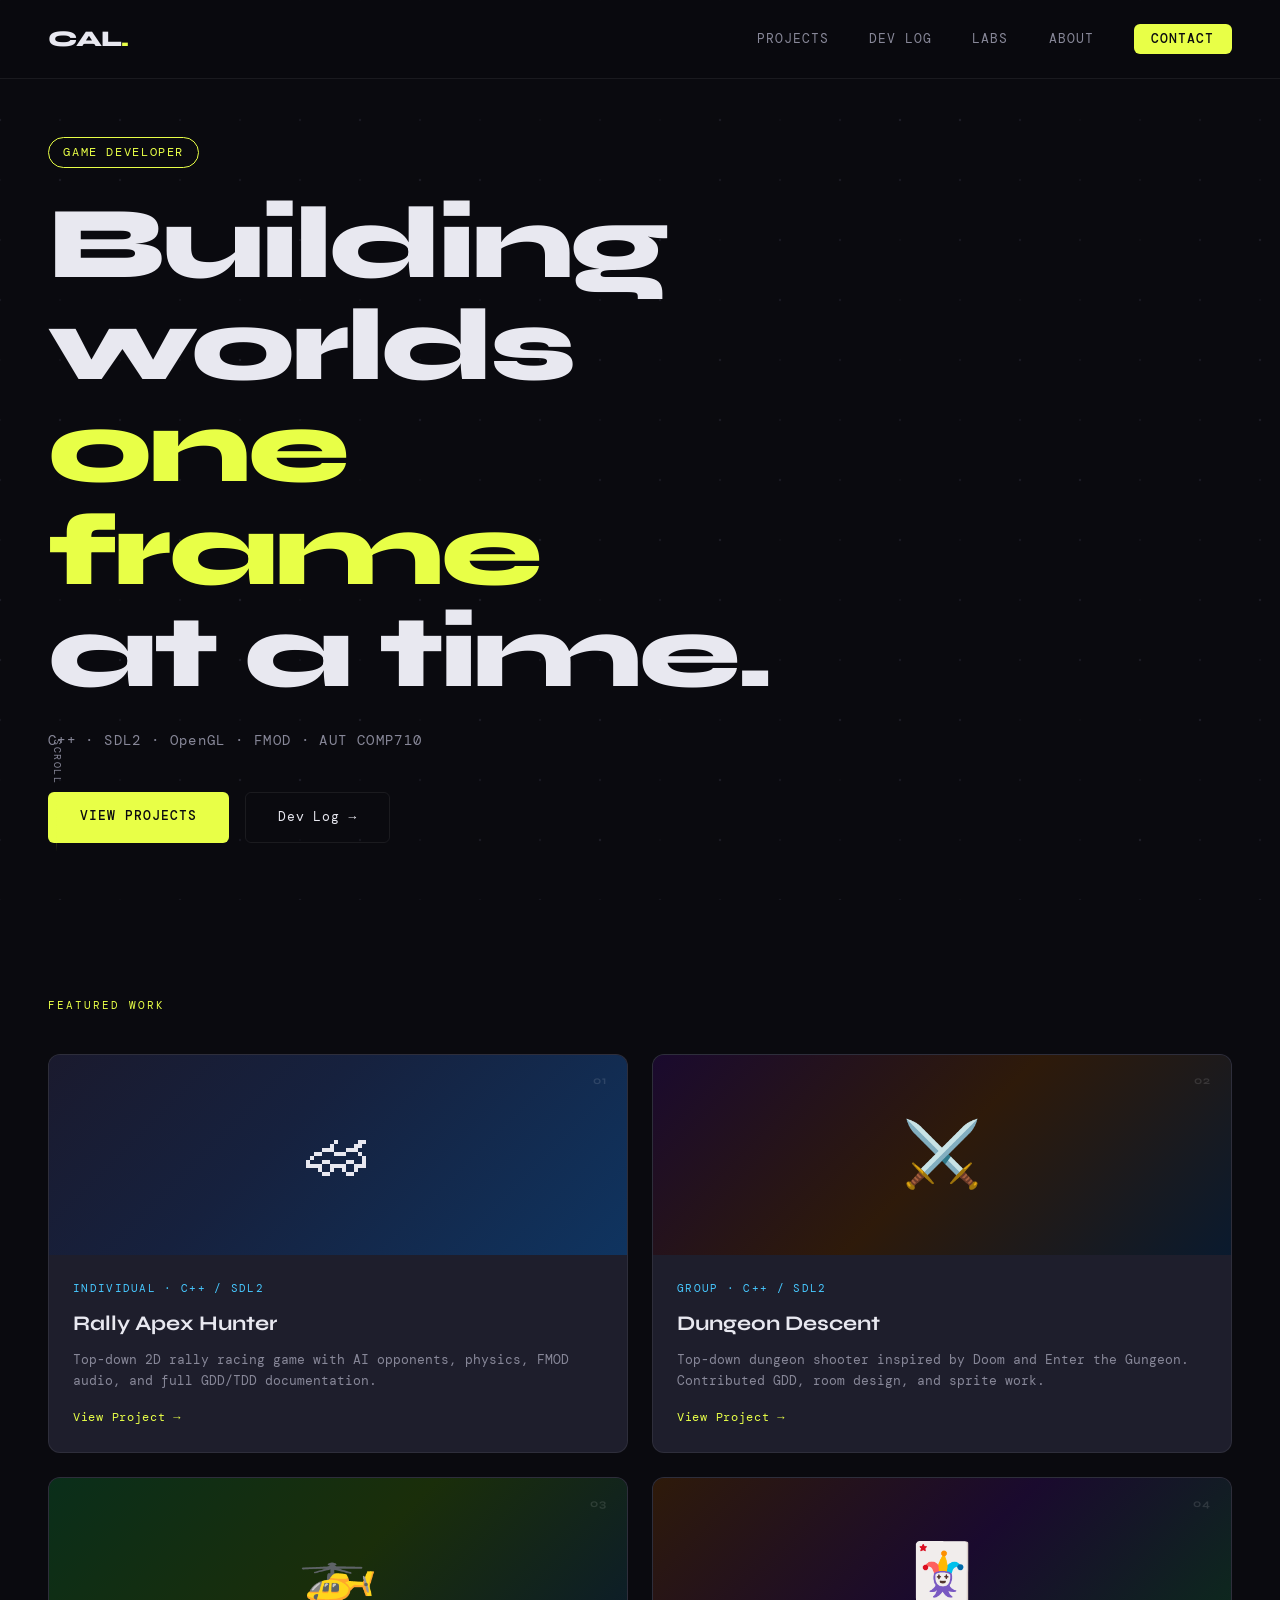
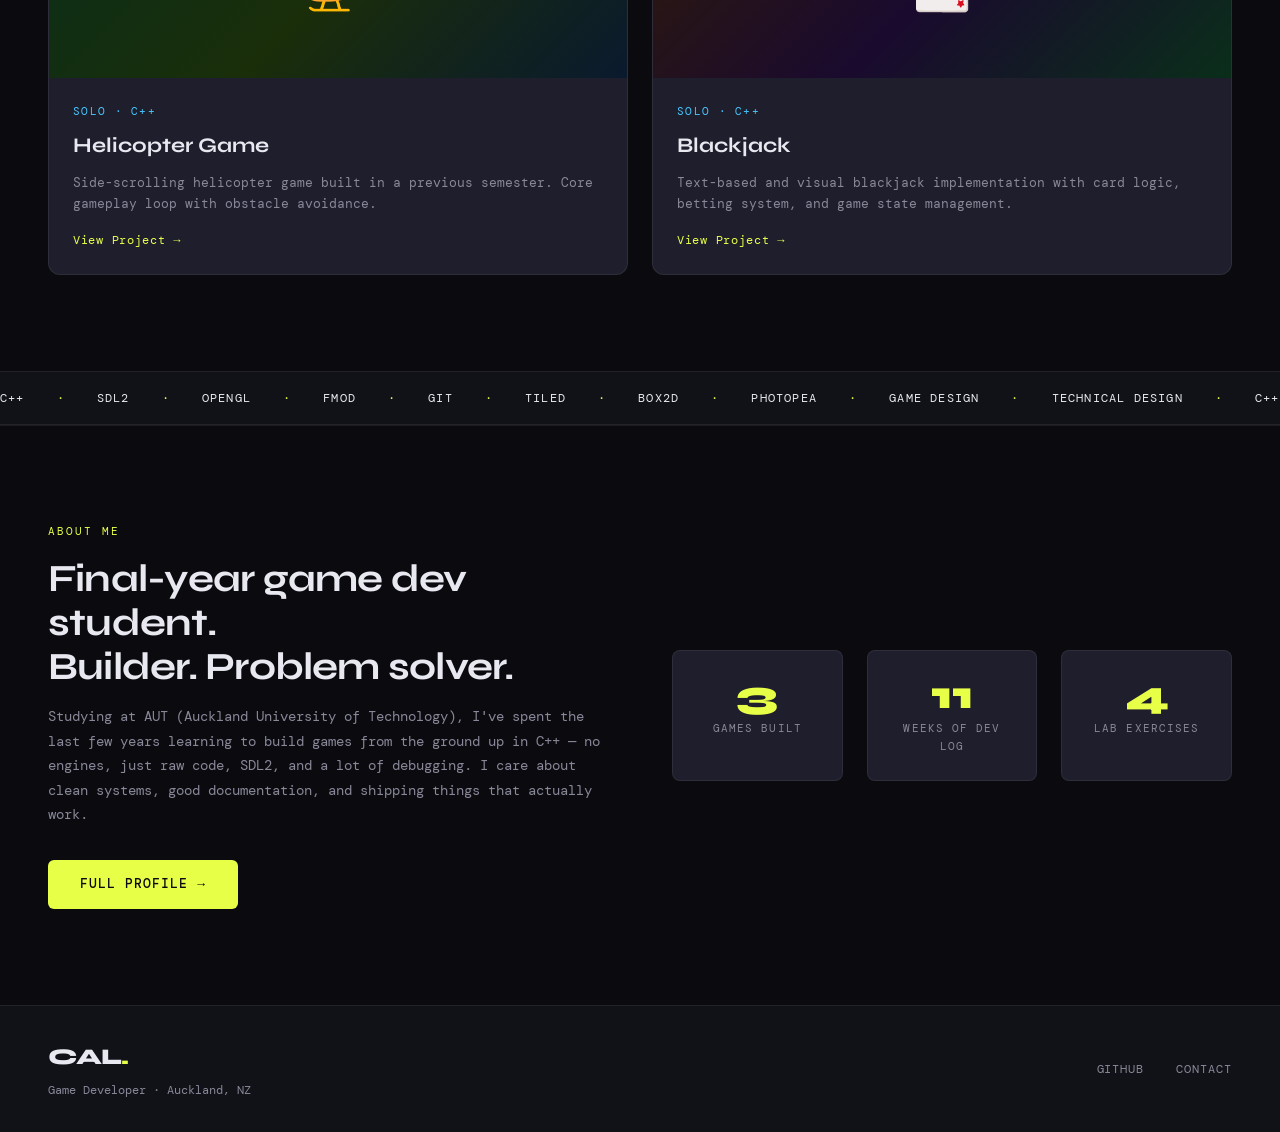
<file: index.html>
<!DOCTYPE html>
<html lang="en">
<head>
  <meta charset="UTF-8" />
  <meta name="viewport" content="width=device-width, initial-scale=1.0" />
  <title>Callum | Game Developer</title>
  <link rel="stylesheet" href="css/main.css" />
  <link rel="preconnect" href="https://fonts.googleapis.com">
  <link href="https://fonts.googleapis.com/css2?family=Syne:wght@400;600;700;800&family=DM+Mono:ital,wght@0,300;0,400;1,300&display=swap" rel="stylesheet">
</head>
<body>

  <!-- NAV -->
  <nav class="nav" id="nav">
    <a href="index.html" class="nav-logo">CAL<span>.</span></a>
    <ul class="nav-links">
      <li><a href="pages/projects.html">Projects</a></li>
      <li><a href="pages/devlog.html">Dev Log</a></li>
      <li><a href="pages/labs.html">Labs</a></li>
      <li><a href="pages/about.html">About</a></li>
      <li><a href="pages/contact.html" class="nav-cta">Contact</a></li>
    </ul>
    <button class="nav-burger" id="burger" aria-label="Menu">
      <span></span><span></span><span></span>
    </button>
  </nav>

  <!-- HERO -->
  <section class="hero">
    <div class="hero-bg">
      <canvas id="grid-canvas"></canvas>
    </div>
    <div class="hero-content">
      <div class="hero-tag reveal-up" style="--d:0ms">Game Developer</div>
      <h1 class="hero-title reveal-up" style="--d:100ms">
        Building worlds<br><span class="accent">one frame</span><br>at a time.
      </h1>
      <p class="hero-sub reveal-up" style="--d:200ms">
        C++ · SDL2 · OpenGL · FMOD · AUT COMP710
      </p>
      <div class="hero-actions reveal-up" style="--d:300ms">
        <a href="pages/projects.html" class="btn-primary">View Projects</a>
        <a href="pages/devlog.html" class="btn-ghost">Dev Log →</a>
      </div>
    </div>
    <div class="hero-scroll reveal-up" style="--d:500ms">
      <span>scroll</span>
      <div class="scroll-line"></div>
    </div>
  </section>

  <!-- FEATURED PROJECTS STRIP -->
  <section class="featured">
    <div class="section-label">Featured Work</div>
    <div class="projects-grid">

      <a href="pages/projects.html#rally" class="project-card" data-index="01">
        <div class="card-img">
          <div class="card-img-placeholder racing"></div>
        </div>
        <div class="card-info">
          <span class="card-tag">Individual · C++ / SDL2</span>
          <h3>Rally Apex Hunter</h3>
          <p>Top-down 2D rally racing game with AI opponents, physics, FMOD audio, and full GDD/TDD documentation.</p>
          <span class="card-link">View Project →</span>
        </div>
      </a>

      <a href="pages/projects.html#cryptfire" class="project-card" data-index="02">
        <div class="card-img">
          <div class="card-img-placeholder dungeon"></div>
        </div>
        <div class="card-info">
          <span class="card-tag">Group · C++ / SDL2</span>
          <h3>Dungeon Descent</h3>
          <p>Top-down dungeon shooter inspired by Doom and Enter the Gungeon. Contributed GDD, room design, and sprite work.</p>
          <span class="card-link">View Project →</span>
        </div>
      </a>

      <a href="pages/projects.html#helicopter" class="project-card" data-index="03">
        <div class="card-img">
          <div class="card-img-placeholder heli"></div>
        </div>
        <div class="card-info">
          <span class="card-tag">Solo · C++</span>
          <h3>Helicopter Game</h3>
          <p>Side-scrolling helicopter game built in a previous semester. Core gameplay loop with obstacle avoidance.</p>
          <span class="card-link">View Project →</span>
        </div>
      </a>

      <a href="pages/projects.html#blackjack" class="project-card" data-index="04">
        <div class="card-img">
          <div class="card-img-placeholder cards"></div>
        </div>
        <div class="card-info">
          <span class="card-tag">Solo · C++</span>
          <h3>Blackjack</h3>
          <p>Text-based and visual blackjack implementation with card logic, betting system, and game state management.</p>
          <span class="card-link">View Project →</span>
        </div>
      </a>

    </div>
  </section>

  <!-- SKILLS TICKER -->
  <div class="ticker-wrap">
    <div class="ticker">
      <span>C++</span><span>·</span>
      <span>SDL2</span><span>·</span>
      <span>OpenGL</span><span>·</span>
      <span>FMOD</span><span>·</span>
      <span>Git</span><span>·</span>
      <span>Tiled</span><span>·</span>
      <span>Box2D</span><span>·</span>
      <span>Photopea</span><span>·</span>
      <span>Game Design</span><span>·</span>
      <span>Technical Design</span><span>·</span>
      <span>C++</span><span>·</span>
      <span>SDL2</span><span>·</span>
      <span>OpenGL</span><span>·</span>
      <span>FMOD</span><span>·</span>
      <span>Git</span><span>·</span>
      <span>Tiled</span><span>·</span>
      <span>Box2D</span><span>·</span>
      <span>Photopea</span><span>·</span>
      <span>Game Design</span><span>·</span>
      <span>Technical Design</span><span>·</span>
    </div>
  </div>

  <!-- ABOUT STRIP -->
  <section class="about-strip">
    <div class="about-strip-text">
      <div class="section-label">About Me</div>
      <h2>Final-year game dev student.<br>Builder. Problem solver.</h2>
      <p>Studying at AUT (Auckland University of Technology), I've spent the last few years learning to build games from the ground up in C++ — no engines, just raw code, SDL2, and a lot of debugging. I care about clean systems, good documentation, and shipping things that actually work.</p>
      <a href="pages/about.html" class="btn-primary">Full Profile →</a>
    </div>
    <div class="about-strip-stats">
      <div class="stat"><span class="stat-num" data-target="4">0</span><span class="stat-label">Games Built</span></div>
      <div class="stat"><span class="stat-num" data-target="13">0</span><span class="stat-label">Weeks of Dev Log</span></div>
      <div class="stat"><span class="stat-num" data-target="5">0</span><span class="stat-label">Lab Exercises</span></div>
    </div>
  </section>

  <!-- FOOTER -->
  <footer class="footer">
    <div class="footer-left">
      <span class="nav-logo">CAL<span>.</span></span>
      <p>Game Developer · Auckland, NZ</p>
    </div>
    <div class="footer-right">
      <a href="https://github.com/CalCode110/Callum_Portfolio" target="_blank">GitHub</a>
      <a href="pages/contact.html">Contact</a>
    </div>
  </footer>

  <script src="js/main.js"></script>
</body>
</html>
</file>
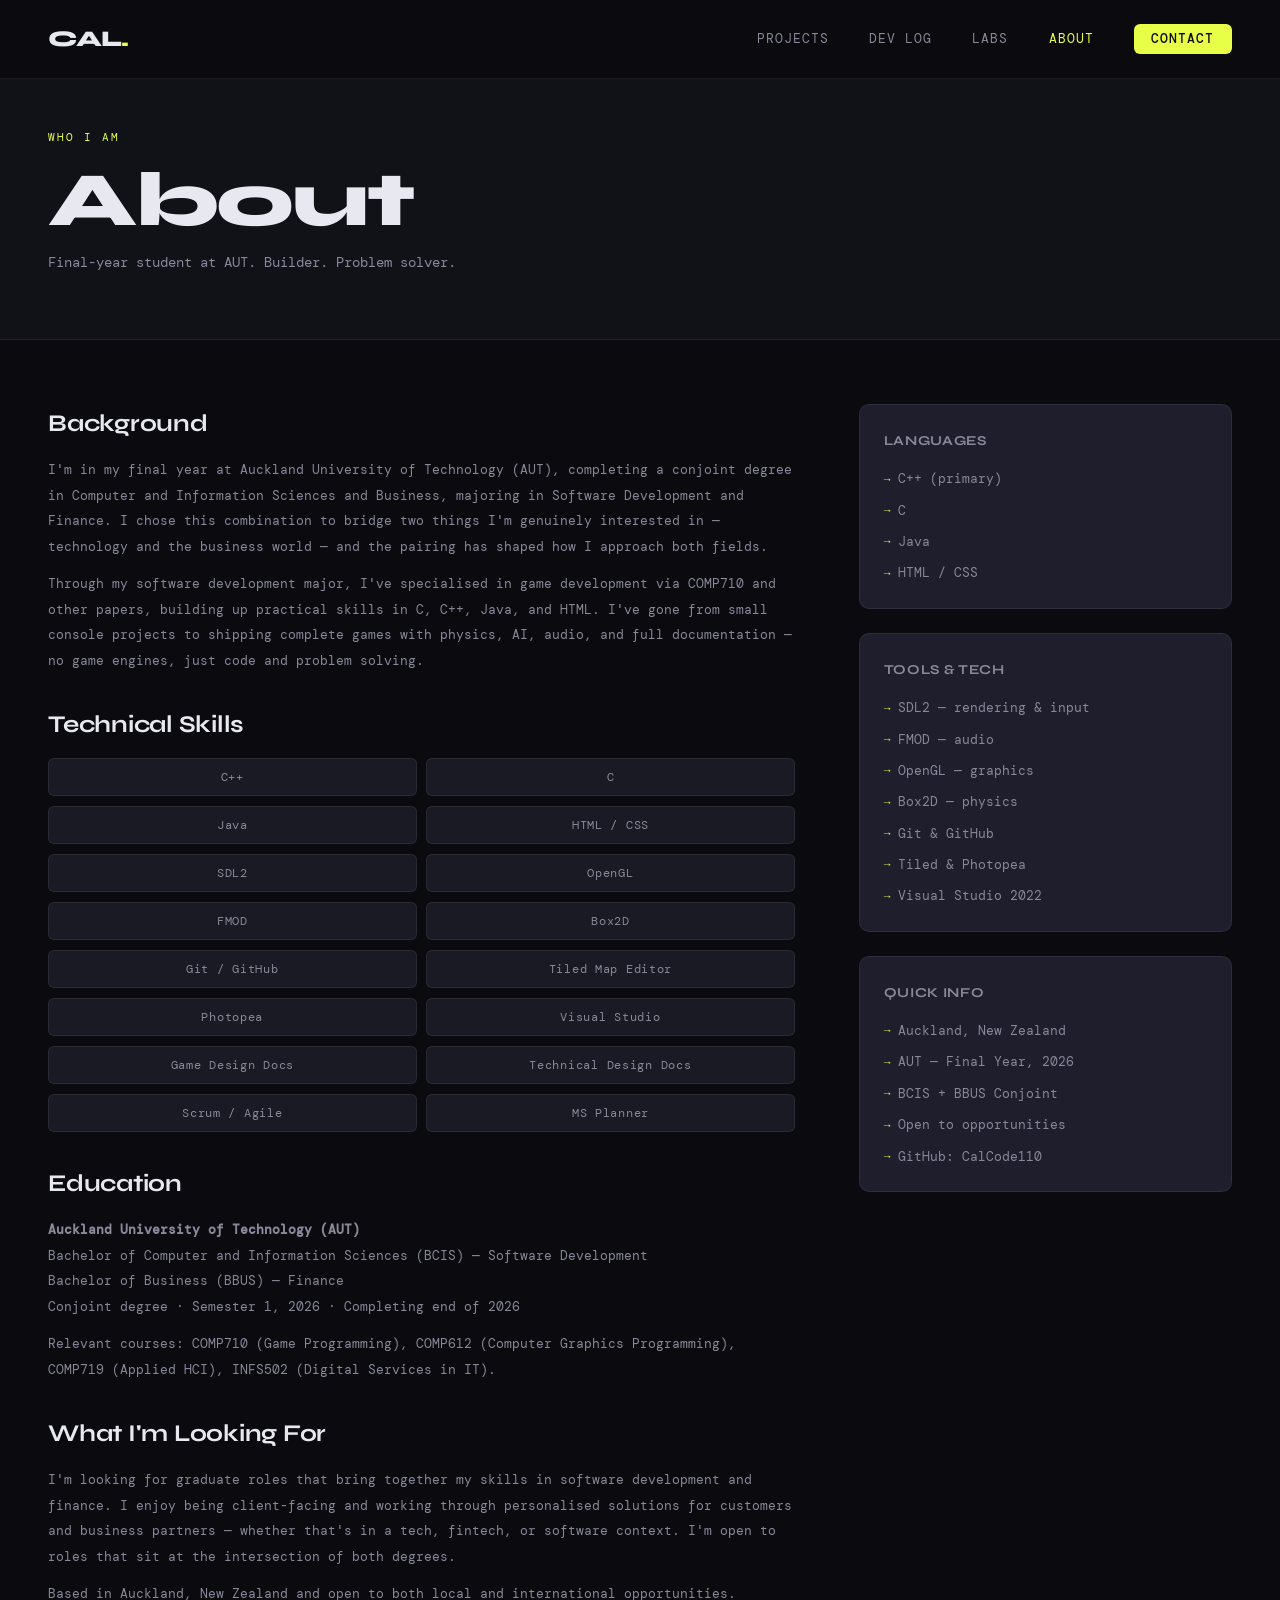
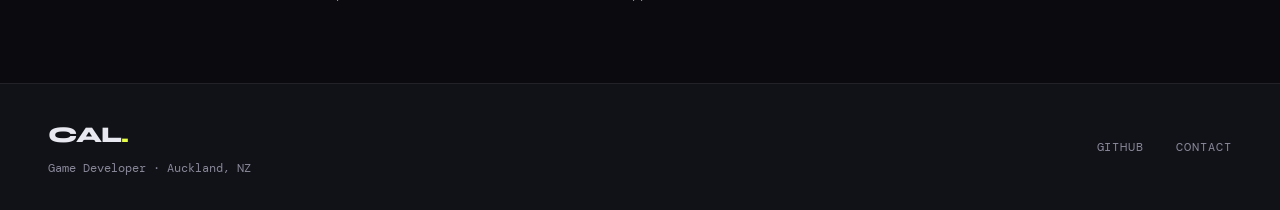
<file: pages/about.html>
<!DOCTYPE html>
<html lang="en">
<head>
  <meta charset="UTF-8" />
  <meta name="viewport" content="width=device-width, initial-scale=1.0" />
  <title>About | Callum</title>
  <link rel="stylesheet" href="../css/main.css" />
  <link rel="preconnect" href="https://fonts.googleapis.com">
  <link href="https://fonts.googleapis.com/css2?family=Syne:wght@400;600;700;800&family=DM+Mono:ital,wght@0,300;0,400;1,300&display=swap" rel="stylesheet">
</head>
<body>

  <nav class="nav" id="nav">
    <a href="../index.html" class="nav-logo">CAL<span>.</span></a>
    <ul class="nav-links">
      <li><a href="projects.html">Projects</a></li>
      <li><a href="devlog.html">Dev Log</a></li>
      <li><a href="labs.html">Labs</a></li>
      <li><a href="about.html">About</a></li>
      <li><a href="contact.html" class="nav-cta">Contact</a></li>
    </ul>
    <button class="nav-burger" id="burger" aria-label="Menu">
      <span></span><span></span><span></span>
    </button>
  </nav>

  <div class="page-header">
    <div class="section-label">Who I Am</div>
    <h1>About</h1>
    <p>Final-year student at AUT. Builder. Problem solver.</p>
  </div>

  <section class="about-page">
    <div class="about-main">

      <h2>Background</h2>
      <p>
        I'm in my final year at Auckland University of Technology (AUT), completing a conjoint degree in Computer and Information Sciences and Business, majoring in Software Development and Finance. I chose this combination to bridge two things I'm genuinely interested in — technology and the business world — and the pairing has shaped how I approach both fields.
      </p>
      <p>
        Through my software development major, I've specialised in game development via COMP710 and other papers, building up practical skills in C, C++, Java, and HTML. I've gone from small console projects to shipping complete games with physics, AI, audio, and full documentation — no game engines, just code and problem solving.
      </p>

      <h2>Technical Skills</h2>
      <div class="skills-grid">
        <span class="skill-pill">C++</span>
        <span class="skill-pill">C</span>
        <span class="skill-pill">Java</span>
        <span class="skill-pill">HTML / CSS</span>
        <span class="skill-pill">SDL2</span>
        <span class="skill-pill">OpenGL</span>
        <span class="skill-pill">FMOD</span>
        <span class="skill-pill">Box2D</span>
        <span class="skill-pill">Git / GitHub</span>
        <span class="skill-pill">Tiled Map Editor</span>
        <span class="skill-pill">Photopea</span>
        <span class="skill-pill">Visual Studio</span>
        <span class="skill-pill">Game Design Docs</span>
        <span class="skill-pill">Technical Design Docs</span>
        <span class="skill-pill">Scrum / Agile</span>
        <span class="skill-pill">MS Planner</span>
      </div>

      <h2>Education</h2>
      <p>
        <strong>Auckland University of Technology (AUT)</strong><br>
        Bachelor of Computer and Information Sciences (BCIS) — Software Development<br>
        Bachelor of Business (BBUS) — Finance<br>
        Conjoint degree · Semester 1, 2026 · Completing end of 2026
      </p>
      <p>
        Relevant courses: COMP710 (Game Programming), COMP612 (Computer Graphics Programming), COMP719 (Applied HCI), INFS502 (Digital Services in IT).
      </p>

      <h2>What I'm Looking For</h2>
      <p>
        I'm looking for graduate roles that bring together my skills in software development and finance. I enjoy being client-facing and working through personalised solutions for customers and business partners — whether that's in a tech, fintech, or software context. I'm open to roles that sit at the intersection of both degrees.
      </p>
      <p>
        Based in Auckland, New Zealand and open to both local and international opportunities.
      </p>

    </div>

    <div class="about-sidebar">

      <div class="sidebar-card">
        <h4>Languages</h4>
        <ul>
          <li>C++ (primary)</li>
          <li>C</li>
          <li>Java</li>
          <li>HTML / CSS</li>
        </ul>
      </div>

      <div class="sidebar-card">
        <h4>Tools & Tech</h4>
        <ul>
          <li>SDL2 — rendering & input</li>
          <li>FMOD — audio</li>
          <li>OpenGL — graphics</li>
          <li>Box2D — physics</li>
          <li>Git & GitHub</li>
          <li>Tiled & Photopea</li>
          <li>Visual Studio 2022</li>
        </ul>
      </div>

      <div class="sidebar-card">
        <h4>Quick Info</h4>
        <ul>
          <li>Auckland, New Zealand</li>
          <li>AUT — Final Year, 2026</li>
          <li>BCIS + BBUS Conjoint</li>
          <li>Open to opportunities</li>
          <li>GitHub: CalCode110</li>
        </ul>
      </div>

    </div>
  </section>

  <footer class="footer">
    <div class="footer-left">
      <span class="nav-logo">CAL<span>.</span></span>
      <p>Game Developer · Auckland, NZ</p>
    </div>
    <div class="footer-right">
      <a href="https://github.com/CalCode110/Callum_Portfolio" target="_blank">GitHub</a>
      <a href="contact.html">Contact</a>
    </div>
  </footer>

  <script src="../js/main.js"></script>
</body>
</html>
</file>
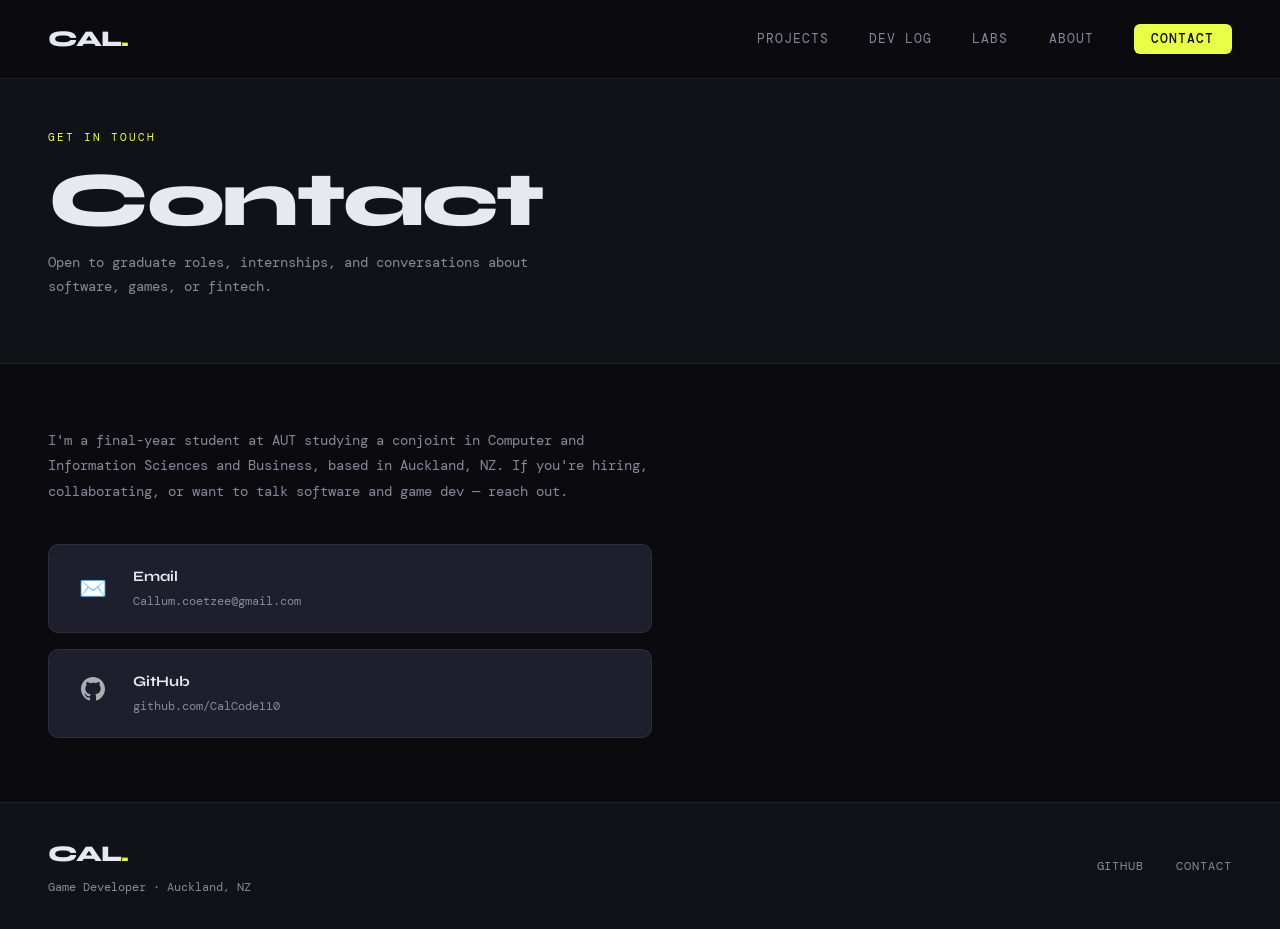
<file: pages/contact.html>
<!DOCTYPE html>
<html lang="en">
<head>
  <meta charset="UTF-8" />
  <meta name="viewport" content="width=device-width, initial-scale=1.0" />
  <title>Contact | Callum</title>
  <link rel="stylesheet" href="../css/main.css" />
  <link rel="preconnect" href="https://fonts.googleapis.com">
  <link href="https://fonts.googleapis.com/css2?family=Syne:wght@400;600;700;800&family=DM+Mono:ital,wght@0,300;0,400;1,300&display=swap" rel="stylesheet">
</head>
<body>

  <nav class="nav" id="nav">
    <a href="../index.html" class="nav-logo">CAL<span>.</span></a>
    <ul class="nav-links">
      <li><a href="projects.html">Projects</a></li>
      <li><a href="devlog.html">Dev Log</a></li>
      <li><a href="labs.html">Labs</a></li>
      <li><a href="about.html">About</a></li>
      <li><a href="contact.html" class="nav-cta">Contact</a></li>
    </ul>
    <button class="nav-burger" id="burger" aria-label="Menu">
      <span></span><span></span><span></span>
    </button>
  </nav>

  <div class="page-header">
    <div class="section-label">Get in Touch</div>
    <h1>Contact</h1>
    <p>Open to graduate roles, internships, and conversations about software, games, or fintech.</p>
  </div>

  <section class="contact-page">
    <p>
      I'm a final-year student at AUT studying a conjoint in Computer and Information Sciences and Business, based in Auckland, NZ. If you're hiring, collaborating, or want to talk software and game dev — reach out.
    </p>

    <div class="contact-links">

      <a href="mailto:Callum.coetzee@gmail.com" class="contact-link">
        <div class="contact-icon">✉️</div>
        <div class="contact-info">
          <h4>Email</h4>
          <p>Callum.coetzee@gmail.com</p>
        </div>
      </a>

      <a href="https://github.com/CalCode110" target="_blank" class="contact-link">
        <div class="contact-icon">
          <svg width="24" height="24" viewBox="0 0 24 24" fill="currentColor" style="opacity:0.7">
            <path d="M12 0C5.374 0 0 5.373 0 12c0 5.302 3.438 9.8 8.207 11.387.599.111.793-.261.793-.577v-2.234c-3.338.726-4.033-1.416-4.033-1.416-.546-1.387-1.333-1.756-1.333-1.756-1.089-.745.083-.729.083-.729 1.205.084 1.839 1.237 1.839 1.237 1.07 1.834 2.807 1.304 3.492.997.107-.775.418-1.305.762-1.604-2.665-.305-5.467-1.334-5.467-5.931 0-1.311.469-2.381 1.236-3.221-.124-.303-.535-1.524.117-3.176 0 0 1.008-.322 3.301 1.23A11.509 11.509 0 0112 5.803c1.02.005 2.047.138 3.006.404 2.291-1.552 3.297-1.23 3.297-1.23.653 1.653.242 2.874.118 3.176.77.84 1.235 1.911 1.235 3.221 0 4.609-2.807 5.624-5.479 5.921.43.372.823 1.102.823 2.222v3.293c0 .319.192.694.801.576C20.566 21.797 24 17.3 24 12c0-6.627-5.373-12-12-12z"/>
          </svg>
        </div>
        <div class="contact-info">
          <h4>GitHub</h4>
          <p>github.com/CalCode110</p>
        </div>
      </a>

    </div>
  </section>

  <footer class="footer">
    <div class="footer-left">
      <span class="nav-logo">CAL<span>.</span></span>
      <p>Game Developer · Auckland, NZ</p>
    </div>
    <div class="footer-right">
      <a href="https://github.com/CalCode110/Callum_Portfolio" target="_blank">GitHub</a>
      <a href="contact.html">Contact</a>
    </div>
  </footer>

  <script src="../js/main.js"></script>
</body>
</html>
</file>
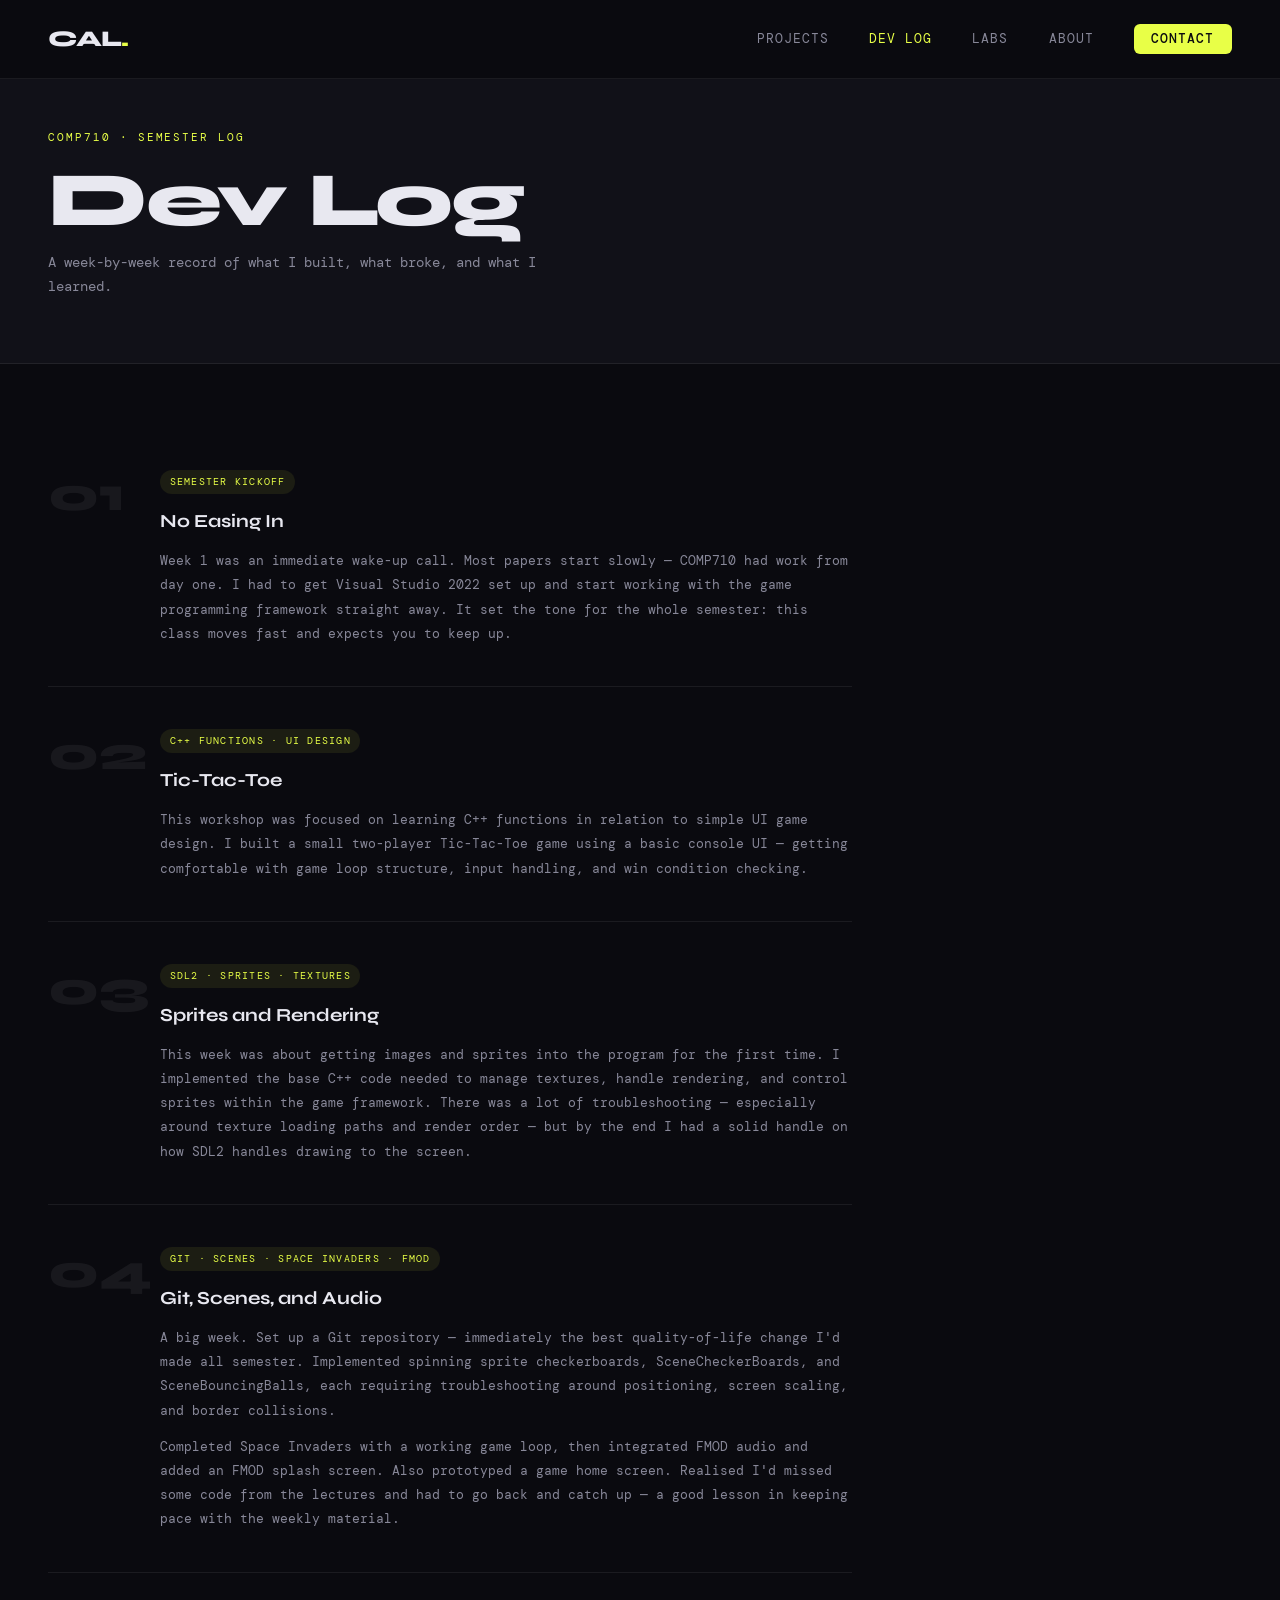
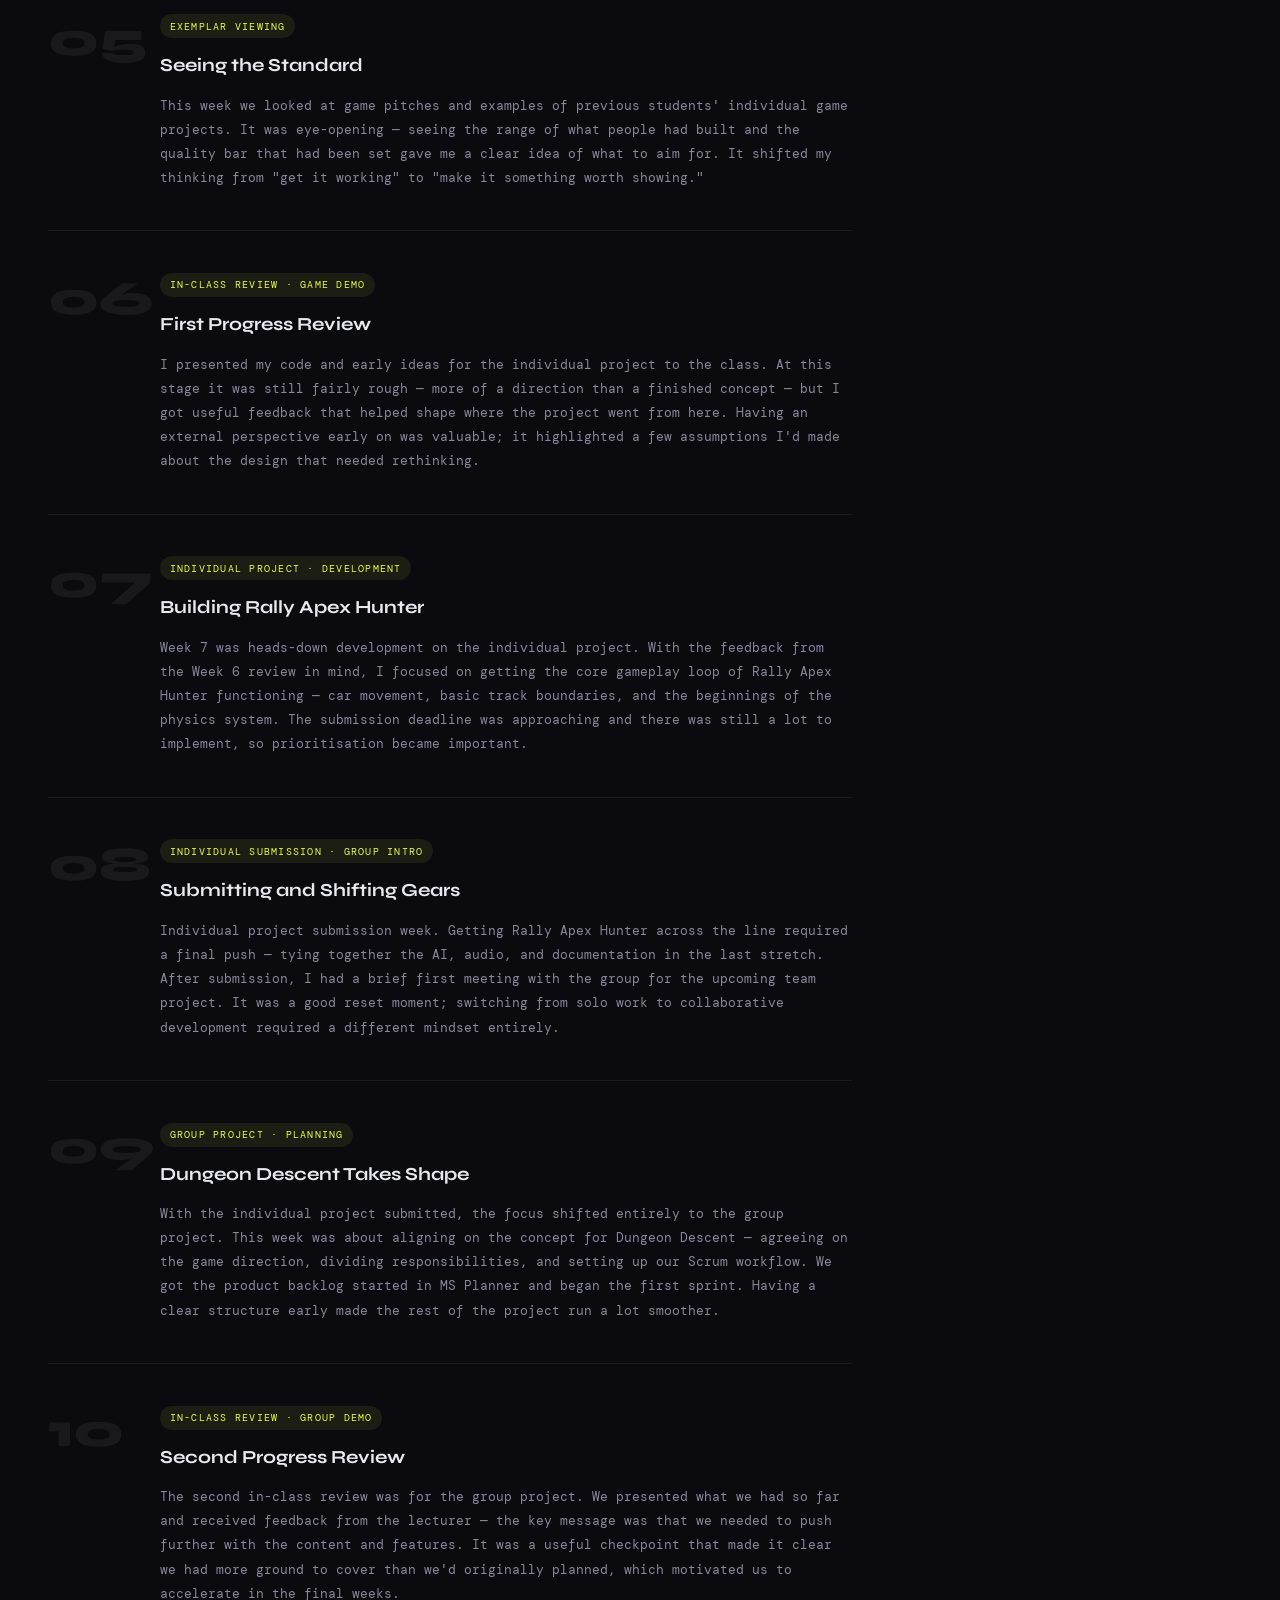
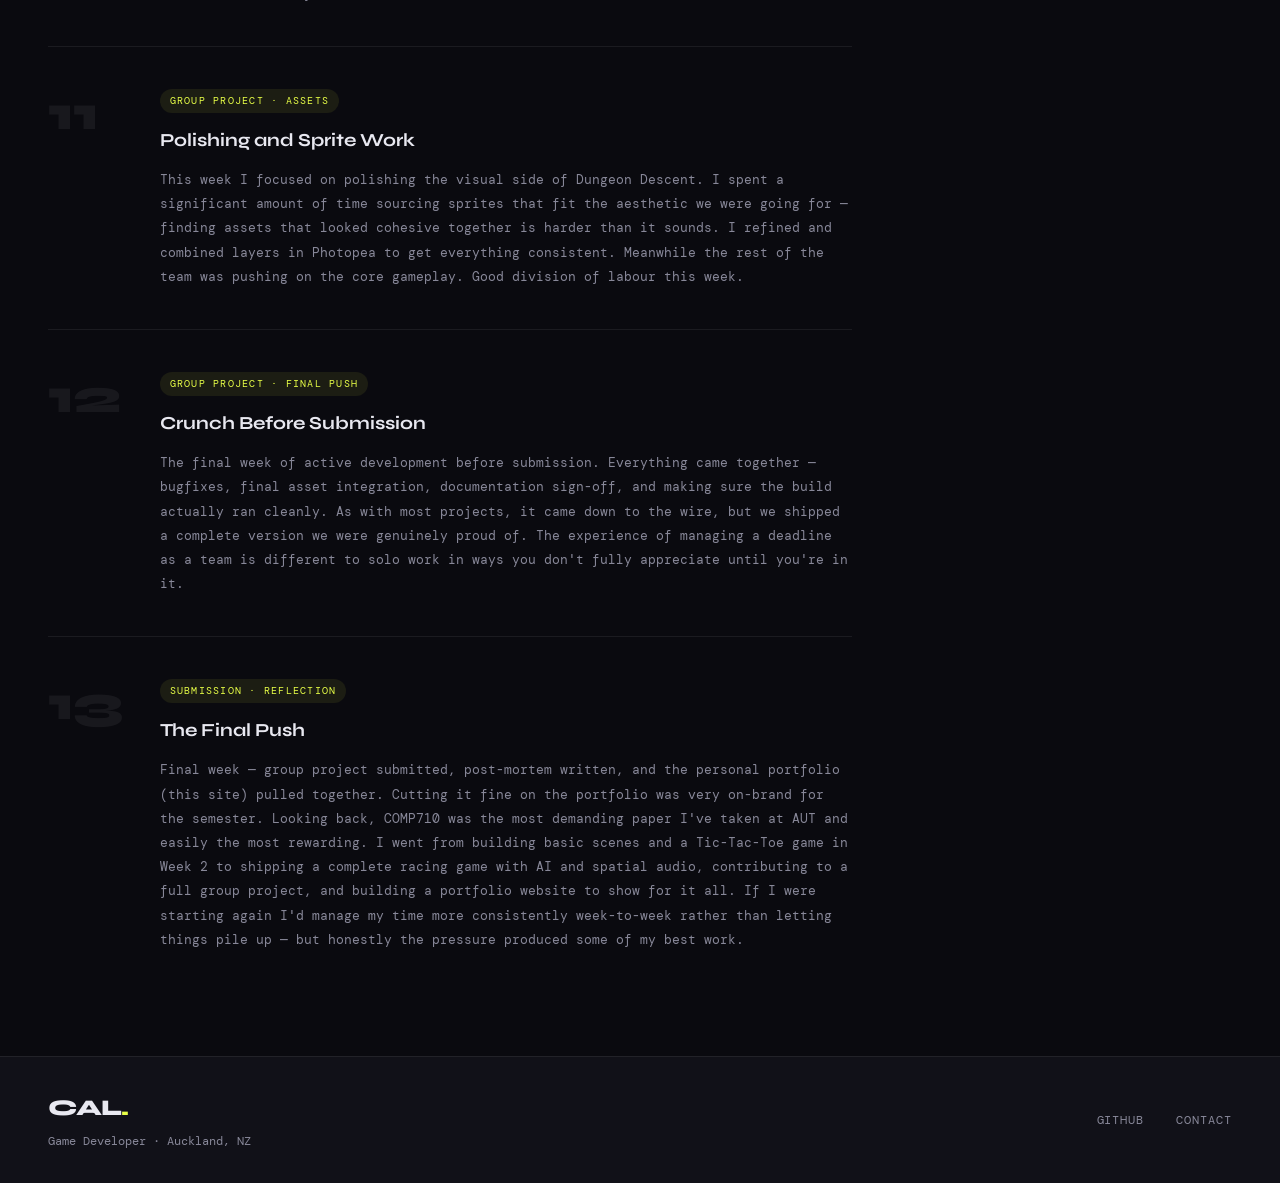
<file: pages/devlog.html>
<!DOCTYPE html>
<html lang="en">
<head>
  <meta charset="UTF-8" />
  <meta name="viewport" content="width=device-width, initial-scale=1.0" />
  <title>Dev Log | Callum</title>
  <link rel="stylesheet" href="../css/main.css" />
  <link rel="preconnect" href="https://fonts.googleapis.com">
  <link href="https://fonts.googleapis.com/css2?family=Syne:wght@400;600;700;800&family=DM+Mono:ital,wght@0,300;0,400;1,300&display=swap" rel="stylesheet">
</head>
<body>

  <nav class="nav" id="nav">
    <a href="../index.html" class="nav-logo">CAL<span>.</span></a>
    <ul class="nav-links">
      <li><a href="projects.html">Projects</a></li>
      <li><a href="devlog.html">Dev Log</a></li>
      <li><a href="labs.html">Labs</a></li>
      <li><a href="about.html">About</a></li>
      <li><a href="contact.html" class="nav-cta">Contact</a></li>
    </ul>
    <button class="nav-burger" id="burger" aria-label="Menu">
      <span></span><span></span><span></span>
    </button>
  </nav>

  <div class="page-header">
    <div class="section-label">COMP710 · Semester Log</div>
    <h1>Dev Log</h1>
    <p>A week-by-week record of what I built, what broke, and what I learned.</p>
  </div>

  <section class="devlog-page">

    <div class="week-entry">
      <div class="week-num">01</div>
      <div class="week-content">
        <span class="week-tag">Semester Kickoff</span>
        <h3>No Easing In</h3>
        <p>
          Week 1 was an immediate wake-up call. Most papers start slowly — COMP710 had work from day one. I had to get Visual Studio 2022 set up and start working with the game programming framework straight away. It set the tone for the whole semester: this class moves fast and expects you to keep up.
        </p>
      </div>
    </div>

    <div class="week-entry">
      <div class="week-num">02</div>
      <div class="week-content">
        <span class="week-tag">C++ Functions · UI Design</span>
        <h3>Tic-Tac-Toe</h3>
        <p>
          This workshop was focused on learning C++ functions in relation to simple UI game design. I built a small two-player Tic-Tac-Toe game using a basic console UI — getting comfortable with game loop structure, input handling, and win condition checking.
        </p>
      </div>
    </div>

    <div class="week-entry">
      <div class="week-num">03</div>
      <div class="week-content">
        <span class="week-tag">SDL2 · Sprites · Textures</span>
        <h3>Sprites and Rendering</h3>
        <p>
          This week was about getting images and sprites into the program for the first time. I implemented the base C++ code needed to manage textures, handle rendering, and control sprites within the game framework. There was a lot of troubleshooting — especially around texture loading paths and render order — but by the end I had a solid handle on how SDL2 handles drawing to the screen.
        </p>
      </div>
    </div>

    <div class="week-entry">
      <div class="week-num">04</div>
      <div class="week-content">
        <span class="week-tag">Git · Scenes · Space Invaders · FMOD</span>
        <h3>Git, Scenes, and Audio</h3>
        <p>
          A big week. Set up a Git repository — immediately the best quality-of-life change I'd made all semester. Implemented spinning sprite checkerboards, SceneCheckerBoards, and SceneBouncingBalls, each requiring troubleshooting around positioning, screen scaling, and border collisions.
        </p>
        <p>
          Completed Space Invaders with a working game loop, then integrated FMOD audio and added an FMOD splash screen. Also prototyped a game home screen. Realised I'd missed some code from the lectures and had to go back and catch up — a good lesson in keeping pace with the weekly material.
        </p>
      </div>
    </div>

    <div class="week-entry">
      <div class="week-num">05</div>
      <div class="week-content">
        <span class="week-tag">Exemplar Viewing</span>
        <h3>Seeing the Standard</h3>
        <p>
          This week we looked at game pitches and examples of previous students' individual game projects. It was eye-opening — seeing the range of what people had built and the quality bar that had been set gave me a clear idea of what to aim for. It shifted my thinking from "get it working" to "make it something worth showing."
        </p>
      </div>
    </div>

    <div class="week-entry">
      <div class="week-num">06</div>
      <div class="week-content">
        <span class="week-tag">In-Class Review · Game Demo</span>
        <h3>First Progress Review</h3>
        <p>
          I presented my code and early ideas for the individual project to the class. At this stage it was still fairly rough — more of a direction than a finished concept — but I got useful feedback that helped shape where the project went from here. Having an external perspective early on was valuable; it highlighted a few assumptions I'd made about the design that needed rethinking.
        </p>
      </div>
    </div>

    <div class="week-entry">
      <div class="week-num">07</div>
      <div class="week-content">
        <span class="week-tag">Individual Project · Development</span>
        <h3>Building Rally Apex Hunter</h3>
        <p>
          Week 7 was heads-down development on the individual project. With the feedback from the Week 6 review in mind, I focused on getting the core gameplay loop of Rally Apex Hunter functioning — car movement, basic track boundaries, and the beginnings of the physics system. The submission deadline was approaching and there was still a lot to implement, so prioritisation became important.
        </p>
      </div>
    </div>

    <div class="week-entry">
      <div class="week-num">08</div>
      <div class="week-content">
        <span class="week-tag">Individual Submission · Group Intro</span>
        <h3>Submitting and Shifting Gears</h3>
        <p>
          Individual project submission week. Getting Rally Apex Hunter across the line required a final push — tying together the AI, audio, and documentation in the last stretch. After submission, I had a brief first meeting with the group for the upcoming team project. It was a good reset moment; switching from solo work to collaborative development required a different mindset entirely.
        </p>
      </div>
    </div>

    <div class="week-entry">
      <div class="week-num">09</div>
      <div class="week-content">
        <span class="week-tag">Group Project · Planning</span>
        <h3>Dungeon Descent Takes Shape</h3>
        <p>
          With the individual project submitted, the focus shifted entirely to the group project. This week was about aligning on the concept for Dungeon Descent — agreeing on the game direction, dividing responsibilities, and setting up our Scrum workflow. We got the product backlog started in MS Planner and began the first sprint. Having a clear structure early made the rest of the project run a lot smoother.
        </p>
      </div>
    </div>

    <div class="week-entry">
      <div class="week-num">10</div>
      <div class="week-content">
        <span class="week-tag">In-Class Review · Group Demo</span>
        <h3>Second Progress Review</h3>
        <p>
          The second in-class review was for the group project. We presented what we had so far and received feedback from the lecturer — the key message was that we needed to push further with the content and features. It was a useful checkpoint that made it clear we had more ground to cover than we'd originally planned, which motivated us to accelerate in the final weeks.
        </p>
      </div>
    </div>

    <div class="week-entry">
      <div class="week-num">11</div>
      <div class="week-content">
        <span class="week-tag">Group Project · Assets</span>
        <h3>Polishing and Sprite Work</h3>
        <p>
          This week I focused on polishing the visual side of Dungeon Descent. I spent a significant amount of time sourcing sprites that fit the aesthetic we were going for — finding assets that looked cohesive together is harder than it sounds. I refined and combined layers in Photopea to get everything consistent. Meanwhile the rest of the team was pushing on the core gameplay. Good division of labour this week.
        </p>
      </div>
    </div>

    <div class="week-entry">
      <div class="week-num">12</div>
      <div class="week-content">
        <span class="week-tag">Group Project · Final Push</span>
        <h3>Crunch Before Submission</h3>
        <p>
          The final week of active development before submission. Everything came together — bugfixes, final asset integration, documentation sign-off, and making sure the build actually ran cleanly. As with most projects, it came down to the wire, but we shipped a complete version we were genuinely proud of. The experience of managing a deadline as a team is different to solo work in ways you don't fully appreciate until you're in it.
        </p>
      </div>
    </div>

    <div class="week-entry">
      <div class="week-num">13</div>
      <div class="week-content">
        <span class="week-tag">Submission · Reflection</span>
        <h3>The Final Push</h3>
        <p>
          Final week — group project submitted, post-mortem written, and the personal portfolio (this site) pulled together. Cutting it fine on the portfolio was very on-brand for the semester. Looking back, COMP710 was the most demanding paper I've taken at AUT and easily the most rewarding. I went from building basic scenes and a Tic-Tac-Toe game in Week 2 to shipping a complete racing game with AI and spatial audio, contributing to a full group project, and building a portfolio website to show for it all. If I were starting again I'd manage my time more consistently week-to-week rather than letting things pile up — but honestly the pressure produced some of my best work.
        </p>
      </div>
    </div>

  </section>

  <footer class="footer">
    <div class="footer-left">
      <span class="nav-logo">CAL<span>.</span></span>
      <p>Game Developer · Auckland, NZ</p>
    </div>
    <div class="footer-right">
      <a href="https://github.com/CalCode110/Callum_Portfolio" target="_blank">GitHub</a>
      <a href="contact.html">Contact</a>
    </div>
  </footer>

  <script src="../js/main.js"></script>
</body>
</html>
</file>
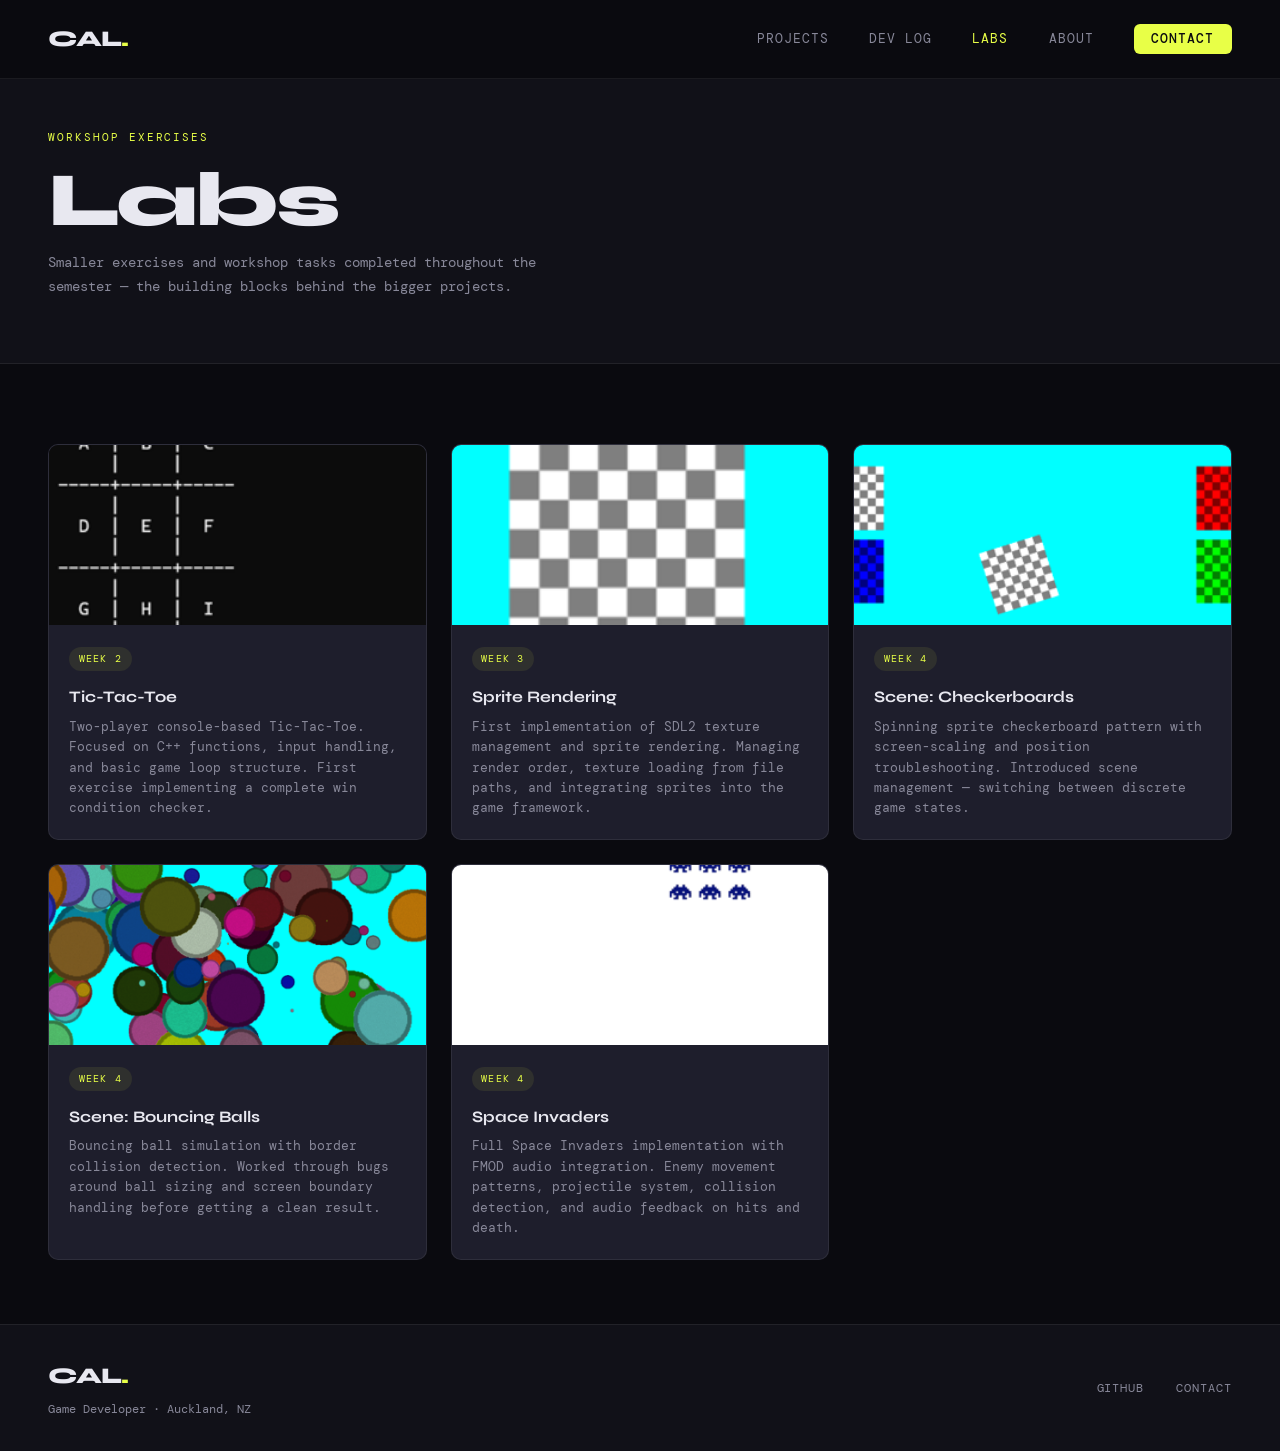
<file: pages/labs.html>
<!DOCTYPE html>
<html lang="en">
<head>
  <meta charset="UTF-8" />
  <meta name="viewport" content="width=device-width, initial-scale=1.0" />
  <title>Labs | Callum</title>
  <link rel="stylesheet" href="../css/main.css" />
  <link rel="preconnect" href="https://fonts.googleapis.com">
  <link href="https://fonts.googleapis.com/css2?family=Syne:wght@400;600;700;800&family=DM+Mono:ital,wght@0,300;0,400;1,300&display=swap" rel="stylesheet">
</head>
<body>

  <nav class="nav" id="nav">
    <a href="../index.html" class="nav-logo">CAL<span>.</span></a>
    <ul class="nav-links">
      <li><a href="projects.html">Projects</a></li>
      <li><a href="devlog.html">Dev Log</a></li>
      <li><a href="labs.html">Labs</a></li>
      <li><a href="about.html">About</a></li>
      <li><a href="contact.html" class="nav-cta">Contact</a></li>
    </ul>
    <button class="nav-burger" id="burger" aria-label="Menu">
      <span></span><span></span><span></span>
    </button>
  </nav>

  <div class="page-header">
    <div class="section-label">Workshop Exercises</div>
    <h1>Labs</h1>
    <p>Smaller exercises and workshop tasks completed throughout the semester — the building blocks behind the bigger projects.</p>
  </div>

  <section class="labs-page">
    <div class="labs-grid">

      <div class="lab-card">
        <div class="lab-card-img">
          <img src="../images/labs/lab1.png" alt="Tic-Tac-Toe">
        </div>
        <div class="lab-card-body">
          <span class="week-tag">Week 2</span>
          <h3>Tic-Tac-Toe</h3>
          <p>Two-player console-based Tic-Tac-Toe. Focused on C++ functions, input handling, and basic game loop structure. First exercise implementing a complete win condition checker.</p>
        </div>
      </div>

      <div class="lab-card">
        <div class="lab-card-img">
          <img src="../images/labs/lab2.png" alt="Sprite rendering">
        </div>
        <div class="lab-card-body">
          <span class="week-tag">Week 3</span>
          <h3>Sprite Rendering</h3>
          <p>First implementation of SDL2 texture management and sprite rendering. Managing render order, texture loading from file paths, and integrating sprites into the game framework.</p>
        </div>
      </div>

      <div class="lab-card">
        <div class="lab-card-img">
          <img src="../images/labs/lab3.png" alt="Checkerboard scene">
        </div>
        <div class="lab-card-body">
          <span class="week-tag">Week 4</span>
          <h3>Scene: Checkerboards</h3>
          <p>Spinning sprite checkerboard pattern with screen-scaling and position troubleshooting. Introduced scene management — switching between discrete game states.</p>
        </div>
      </div>

      <div class="lab-card">
        <div class="lab-card-img">
          <img src="../images/labs/lab4.png" alt="Bouncing balls">
        </div>
        <div class="lab-card-body">
          <span class="week-tag">Week 4</span>
          <h3>Scene: Bouncing Balls</h3>
          <p>Bouncing ball simulation with border collision detection. Worked through bugs around ball sizing and screen boundary handling before getting a clean result.</p>
        </div>
      </div>

      <div class="lab-card">
        <div class="lab-card-img">
          <img src="../images/labs/lab5.png" alt="Space Invaders">
        </div>
        <div class="lab-card-body">
          <span class="week-tag">Week 4</span>
          <h3>Space Invaders</h3>
          <p>Full Space Invaders implementation with FMOD audio integration. Enemy movement patterns, projectile system, collision detection, and audio feedback on hits and death.</p>
        </div>
      </div>

    </div>
  </section>

  <footer class="footer">
    <div class="footer-left">
      <span class="nav-logo">CAL<span>.</span></span>
      <p>Game Developer · Auckland, NZ</p>
    </div>
    <div class="footer-right">
      <a href="https://github.com/CalCode110/Callum_Portfolio" target="_blank">GitHub</a>
      <a href="contact.html">Contact</a>
    </div>
  </footer>

  <script src="../js/main.js"></script>
</body>
</html>
</file>
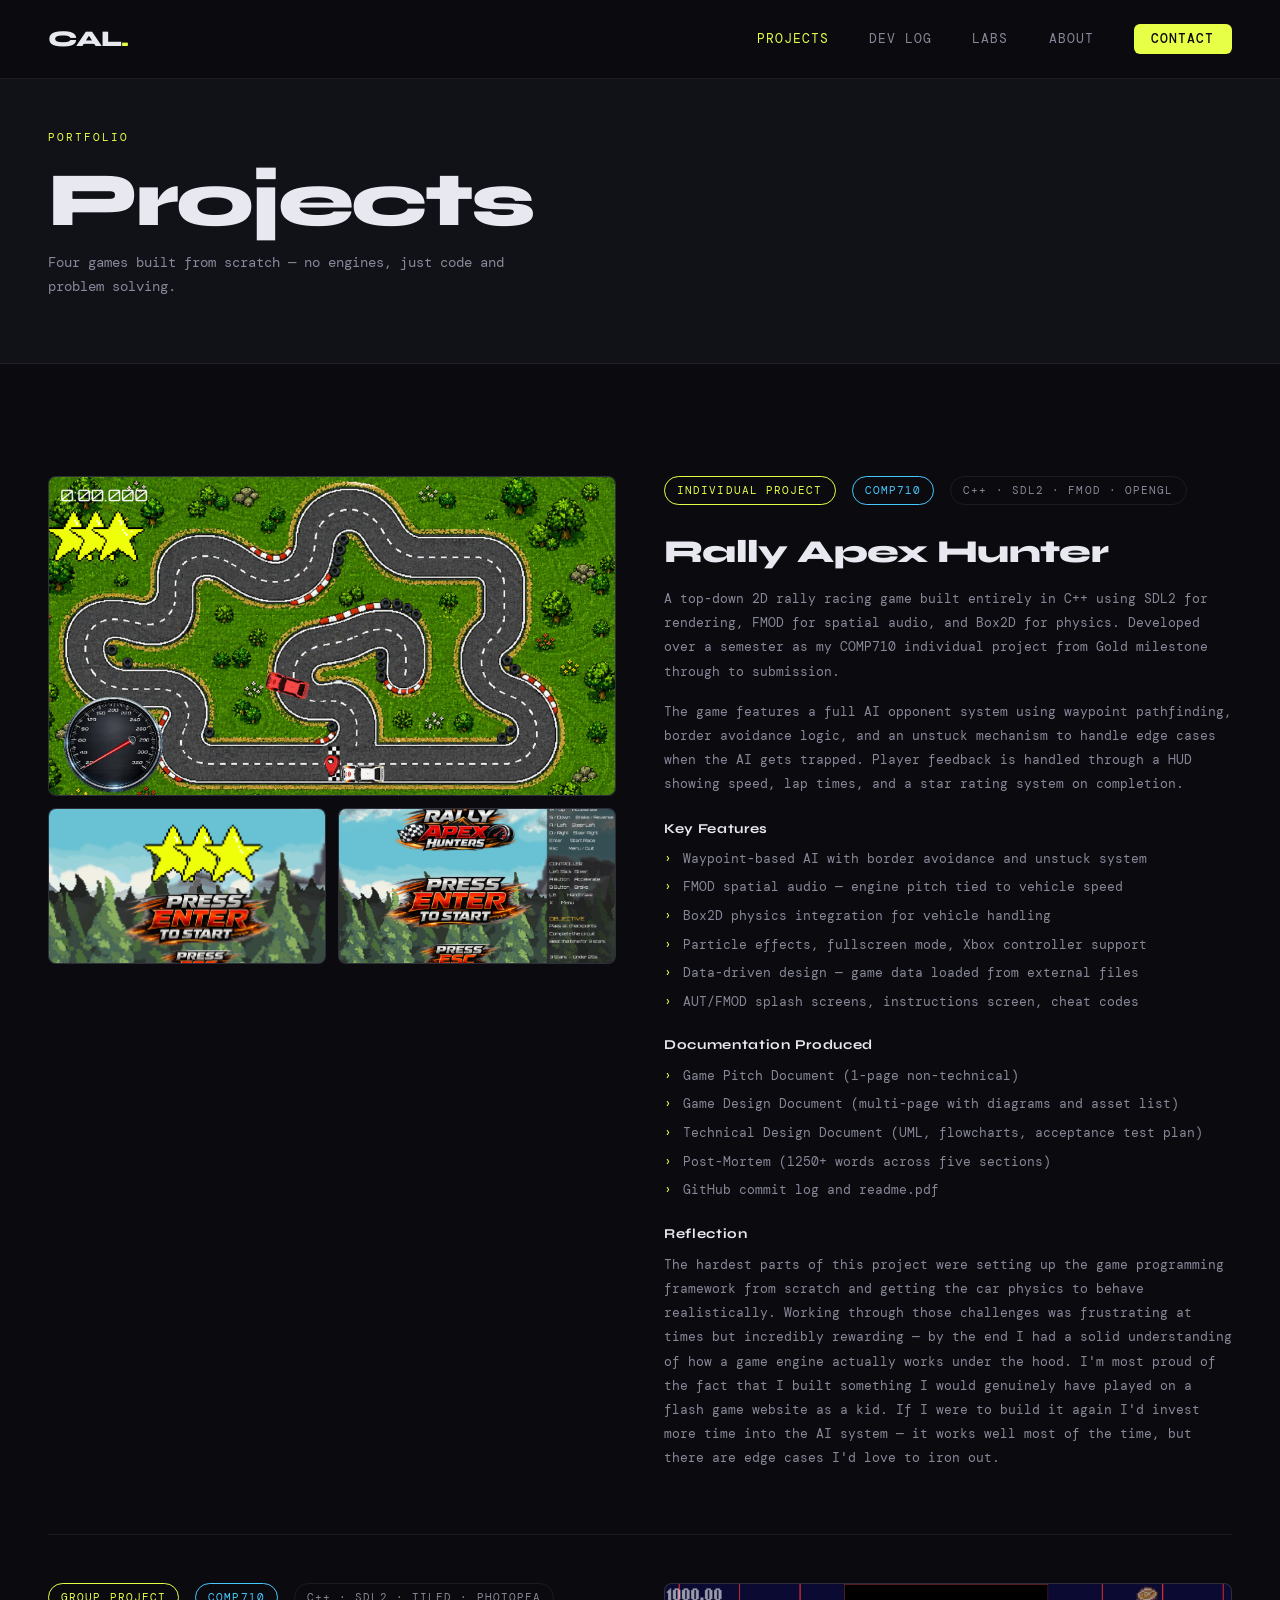
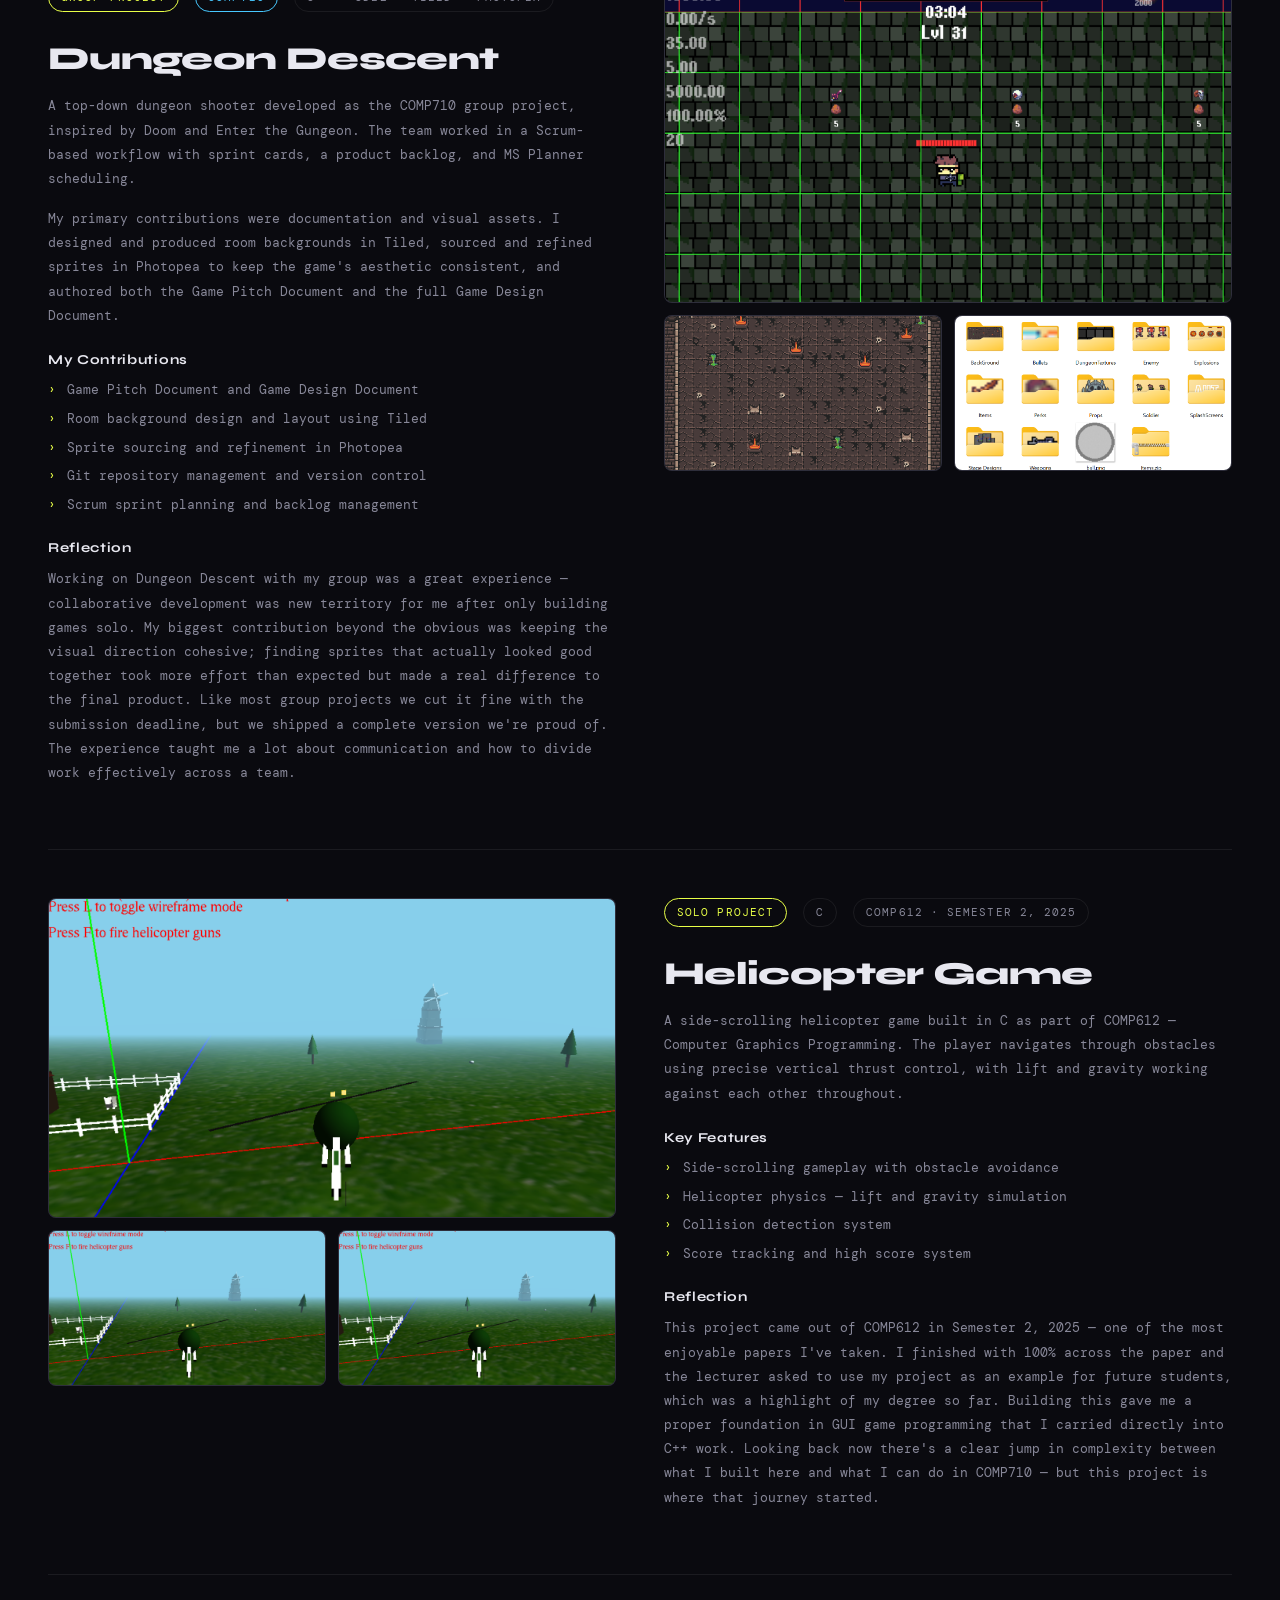
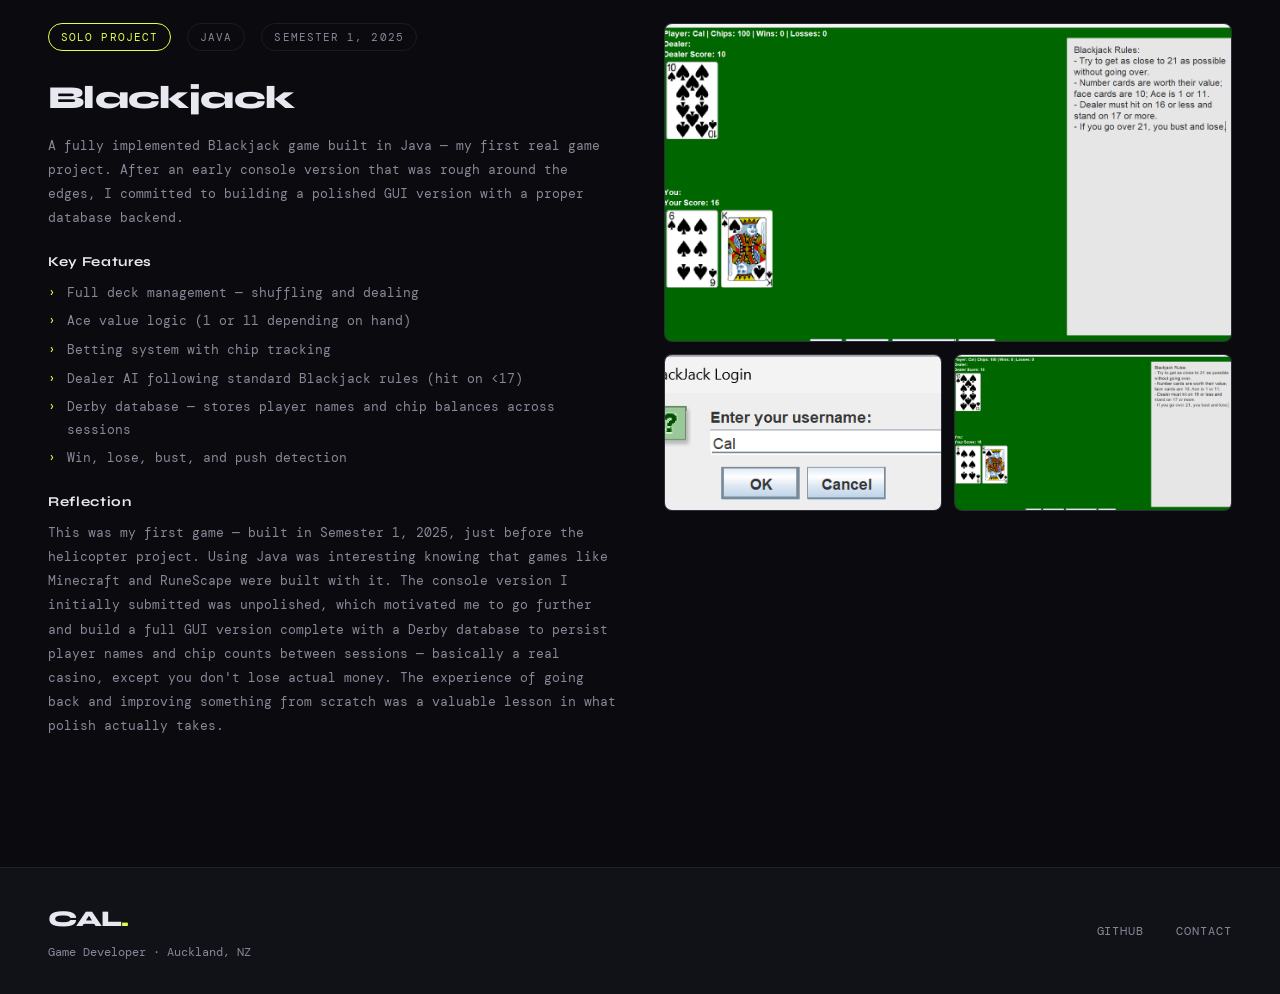
<file: pages/projects.html>
<!DOCTYPE html>
<html lang="en">
<head>
  <meta charset="UTF-8" />
  <meta name="viewport" content="width=device-width, initial-scale=1.0" />
  <title>Projects | Callum</title>
  <link rel="stylesheet" href="../css/main.css" />
  <link rel="preconnect" href="https://fonts.googleapis.com">
  <link href="https://fonts.googleapis.com/css2?family=Syne:wght@400;600;700;800&family=DM+Mono:ital,wght@0,300;0,400;1,300&display=swap" rel="stylesheet">
</head>
<body>

  <nav class="nav" id="nav">
    <a href="../index.html" class="nav-logo">CAL<span>.</span></a>
    <ul class="nav-links">
      <li><a href="projects.html">Projects</a></li>
      <li><a href="devlog.html">Dev Log</a></li>
      <li><a href="labs.html">Labs</a></li>
      <li><a href="about.html">About</a></li>
      <li><a href="contact.html" class="nav-cta">Contact</a></li>
    </ul>
    <button class="nav-burger" id="burger" aria-label="Menu">
      <span></span><span></span><span></span>
    </button>
  </nav>

  <div class="page-header">
    <div class="section-label">Portfolio</div>
    <h1>Projects</h1>
    <p>Four games built from scratch — no engines, just code and problem solving.</p>
  </div>

  <section class="projects-page">

    <!-- RALLY APEX HUNTER -->
    <div class="project-full" id="rally">
      <div class="project-images">
        <div class="project-img-box main-img">
          <img src="../images/projects/rally-main.png" alt="Rally Apex Hunter gameplay">
        </div>
        <div class="project-img-box">
          <img src="../images/projects/rally-2.png" alt="Rally AI">
        </div>
        <div class="project-img-box">
          <img src="../images/projects/rally-3.png" alt="Rally HUD">
        </div>
      </div>
      <div class="project-details">
        <div class="project-meta">
          <span class="meta-tag accent">Individual Project</span>
          <span class="meta-tag blue">COMP710</span>
          <span class="meta-tag">C++ · SDL2 · FMOD · OpenGL</span>
        </div>
        <h2>Rally Apex Hunter</h2>
        <p>
          A top-down 2D rally racing game built entirely in C++ using SDL2 for rendering, FMOD for spatial audio, and Box2D for physics. Developed over a semester as my COMP710 individual project from Gold milestone through to submission.
        </p>
        <p>
          The game features a full AI opponent system using waypoint pathfinding, border avoidance logic, and an unstuck mechanism to handle edge cases when the AI gets trapped. Player feedback is handled through a HUD showing speed, lap times, and a star rating system on completion.
        </p>

        <h4>Key Features</h4>
        <ul class="feature-list">
          <li>Waypoint-based AI with border avoidance and unstuck system</li>
          <li>FMOD spatial audio — engine pitch tied to vehicle speed</li>
          <li>Box2D physics integration for vehicle handling</li>
          <li>Particle effects, fullscreen mode, Xbox controller support</li>
          <li>Data-driven design — game data loaded from external files</li>
          <li>AUT/FMOD splash screens, instructions screen, cheat codes</li>
        </ul>

        <h4>Documentation Produced</h4>
        <ul class="feature-list">
          <li>Game Pitch Document (1-page non-technical)</li>
          <li>Game Design Document (multi-page with diagrams and asset list)</li>
          <li>Technical Design Document (UML, flowcharts, acceptance test plan)</li>
          <li>Post-Mortem (1250+ words across five sections)</li>
          <li>GitHub commit log and readme.pdf</li>
        </ul>

        <h4>Reflection</h4>
        <p>
          The hardest parts of this project were setting up the game programming framework from scratch and getting the car physics to behave realistically. Working through those challenges was frustrating at times but incredibly rewarding — by the end I had a solid understanding of how a game engine actually works under the hood. I'm most proud of the fact that I built something I would genuinely have played on a flash game website as a kid. If I were to build it again I'd invest more time into the AI system — it works well most of the time, but there are edge cases I'd love to iron out.
        </p>
      </div>
    </div>

    <!-- DUNGEON DESCENT -->
    <div class="project-full reverse" id="cryptfire">
      <div class="project-images">
        <div class="project-img-box main-img">
          <img src="../images/projects/cryptfire-main.png" alt="Dungeon Descent gameplay">
        </div>
        <div class="project-img-box">
          <img src="../images/projects/cryptfire-2.png" alt="Dungeon Descent room design">
        </div>
        <div class="project-img-box">
          <img src="../images/projects/cryptfire-3.png" alt="Dungeon Descent sprite work">
        </div>
      </div>
      <div class="project-details">
        <div class="project-meta">
          <span class="meta-tag accent">Group Project</span>
          <span class="meta-tag blue">COMP710</span>
          <span class="meta-tag">C++ · SDL2 · Tiled · Photopea</span>
        </div>
        <h2>Dungeon Descent</h2>
        <p>
          A top-down dungeon shooter developed as the COMP710 group project, inspired by Doom and Enter the Gungeon. The team worked in a Scrum-based workflow with sprint cards, a product backlog, and MS Planner scheduling.
        </p>
        <p>
          My primary contributions were documentation and visual assets. I designed and produced room backgrounds in Tiled, sourced and refined sprites in Photopea to keep the game's aesthetic consistent, and authored both the Game Pitch Document and the full Game Design Document.
        </p>

        <h4>My Contributions</h4>
        <ul class="feature-list">
          <li>Game Pitch Document and Game Design Document</li>
          <li>Room background design and layout using Tiled</li>
          <li>Sprite sourcing and refinement in Photopea</li>
          <li>Git repository management and version control</li>
          <li>Scrum sprint planning and backlog management</li>
        </ul>

        <h4>Reflection</h4>
        <p>
          Working on Dungeon Descent with my group was a great experience — collaborative development was new territory for me after only building games solo. My biggest contribution beyond the obvious was keeping the visual direction cohesive; finding sprites that actually looked good together took more effort than expected but made a real difference to the final product. Like most group projects we cut it fine with the submission deadline, but we shipped a complete version we're proud of. The experience taught me a lot about communication and how to divide work effectively across a team.
        </p>
      </div>
    </div>

    <!-- HELICOPTER GAME -->
    <div class="project-full" id="helicopter">
      <div class="project-images">
        <div class="project-img-box main-img">
          <img src="../images/projects/heli-main.png" alt="Helicopter game">
        </div>
        <div class="project-img-box">
          <img src="../images/projects/heli-2.png" alt="Helicopter gameplay">
        </div>
        <div class="project-img-box">
          <img src="../images/projects/heli-3.png" alt="Helicopter obstacle section">
        </div>
      </div>
      <div class="project-details">
        <div class="project-meta">
          <span class="meta-tag accent">Solo Project</span>
          <span class="meta-tag">C</span>
          <span class="meta-tag">COMP612 · Semester 2, 2025</span>
        </div>
        <h2>Helicopter Game</h2>
        <p>
          A side-scrolling helicopter game built in C as part of COMP612 — Computer Graphics Programming. The player navigates through obstacles using precise vertical thrust control, with lift and gravity working against each other throughout.
        </p>

        <h4>Key Features</h4>
        <ul class="feature-list">
          <li>Side-scrolling gameplay with obstacle avoidance</li>
          <li>Helicopter physics — lift and gravity simulation</li>
          <li>Collision detection system</li>
          <li>Score tracking and high score system</li>
        </ul>

        <h4>Reflection</h4>
        <p>
          This project came out of COMP612 in Semester 2, 2025 — one of the most enjoyable papers I've taken. I finished with 100% across the paper and the lecturer asked to use my project as an example for future students, which was a highlight of my degree so far. Building this gave me a proper foundation in GUI game programming that I carried directly into C++ work. Looking back now there's a clear jump in complexity between what I built here and what I can do in COMP710 — but this project is where that journey started.
        </p>
      </div>
    </div>

    <!-- BLACKJACK -->
    <div class="project-full reverse" id="blackjack">
      <div class="project-images">
        <div class="project-img-box main-img">
          <img src="../images/projects/blackjack-main.png" alt="Blackjack game">
        </div>
        <div class="project-img-box">
          <img src="../images/projects/blackjack-2.png" alt="Blackjack card logic">
        </div>
        <div class="project-img-box">
          <img src="../images/projects/blackjack-3.png" alt="Blackjack betting UI">
        </div>
      </div>
      <div class="project-details">
        <div class="project-meta">
          <span class="meta-tag accent">Solo Project</span>
          <span class="meta-tag">Java</span>
          <span class="meta-tag">Semester 1, 2025</span>
        </div>
        <h2>Blackjack</h2>
        <p>
          A fully implemented Blackjack game built in Java — my first real game project. After an early console version that was rough around the edges, I committed to building a polished GUI version with a proper database backend.
        </p>

        <h4>Key Features</h4>
        <ul class="feature-list">
          <li>Full deck management — shuffling and dealing</li>
          <li>Ace value logic (1 or 11 depending on hand)</li>
          <li>Betting system with chip tracking</li>
          <li>Dealer AI following standard Blackjack rules (hit on &lt;17)</li>
          <li>Derby database — stores player names and chip balances across sessions</li>
          <li>Win, lose, bust, and push detection</li>
        </ul>

        <h4>Reflection</h4>
        <p>
          This was my first game — built in Semester 1, 2025, just before the helicopter project. Using Java was interesting knowing that games like Minecraft and RuneScape were built with it. The console version I initially submitted was unpolished, which motivated me to go further and build a full GUI version complete with a Derby database to persist player names and chip counts between sessions — basically a real casino, except you don't lose actual money. The experience of going back and improving something from scratch was a valuable lesson in what polish actually takes.
        </p>
      </div>
    </div>

  </section>

  <footer class="footer">
    <div class="footer-left">
      <span class="nav-logo">CAL<span>.</span></span>
      <p>Game Developer · Auckland, NZ</p>
    </div>
    <div class="footer-right">
      <a href="https://github.com/CalCode110/Callum_Portfolio" target="_blank">GitHub</a>
      <a href="contact.html">Contact</a>
    </div>
  </footer>

  <script src="../js/main.js"></script>
</body>
</html>
</file>
<file: css/main.css>
/* =============================================
   ROOT & RESET
   ============================================= */
*, *::before, *::after { box-sizing: border-box; margin: 0; padding: 0; }

:root {
  --bg:        #0a0a0f;
  --bg2:       #111118;
  --bg3:       #1a1a24;
  --surface:   #1e1e2c;
  --border:    rgba(255,255,255,0.07);
  --text:      #e8e8f0;
  --text-dim:  #888899;
  --accent:    #e8ff47;
  --accent2:   #47c8ff;
  --accent3:   #ff6b47;
  --font-head: 'Syne', sans-serif;
  --font-mono: 'DM Mono', monospace;
  --radius:    6px;
  --transition: 0.3s cubic-bezier(0.25, 0.46, 0.45, 0.94);
}

html { scroll-behavior: smooth; }

body {
  background: var(--bg);
  color: var(--text);
  font-family: var(--font-mono);
  font-size: 15px;
  line-height: 1.7;
  overflow-x: hidden;
}

a { color: inherit; text-decoration: none; }
img { max-width: 100%; display: block; }

/* =============================================
   SCROLLBAR
   ============================================= */
::-webkit-scrollbar { width: 6px; }
::-webkit-scrollbar-track { background: var(--bg); }
::-webkit-scrollbar-thumb { background: var(--accent); border-radius: 3px; }

/* =============================================
   NAV
   ============================================= */
.nav {
  position: fixed;
  top: 0; left: 0; right: 0;
  z-index: 100;
  display: flex;
  align-items: center;
  justify-content: space-between;
  padding: 1.25rem 3rem;
  background: rgba(10, 10, 15, 0.85);
  backdrop-filter: blur(16px);
  border-bottom: 1px solid var(--border);
  transition: padding var(--transition);
}

.nav.scrolled { padding: 0.85rem 3rem; }

.nav-logo {
  font-family: var(--font-head);
  font-size: 1.4rem;
  font-weight: 800;
  letter-spacing: -0.02em;
}
.nav-logo span { color: var(--accent); }

.nav-links {
  display: flex;
  list-style: none;
  gap: 2.5rem;
  align-items: center;
}

.nav-links a {
  font-size: 0.8rem;
  letter-spacing: 0.08em;
  text-transform: uppercase;
  color: var(--text-dim);
  transition: color var(--transition);
  position: relative;
}

.nav-links a::after {
  content: '';
  position: absolute;
  bottom: -3px; left: 0;
  width: 0; height: 1px;
  background: var(--accent);
  transition: width var(--transition);
}

.nav-links a:hover { color: var(--text); }
.nav-links a:hover::after { width: 100%; }

.nav-cta {
  background: var(--accent) !important;
  color: var(--bg) !important;
  padding: 0.4rem 1.1rem;
  border-radius: var(--radius);
  font-weight: 500;
}
.nav-cta::after { display: none !important; }
.nav-cta:hover { opacity: 0.85; }

.nav-burger {
  display: none;
  flex-direction: column;
  gap: 5px;
  background: none;
  border: none;
  cursor: pointer;
  padding: 4px;
}
.nav-burger span {
  display: block;
  width: 24px; height: 2px;
  background: var(--text);
  transition: var(--transition);
}

/* =============================================
   HERO
   ============================================= */
.hero {
  position: relative;
  min-height: 100vh;
  display: flex;
  align-items: center;
  overflow: hidden;
  padding: 0 3rem;
}

.hero-bg {
  position: absolute;
  inset: 0;
  z-index: 0;
}

#grid-canvas {
  width: 100%;
  height: 100%;
  opacity: 0.25;
}

.hero-content {
  position: relative;
  z-index: 1;
  max-width: 800px;
  padding-top: 5rem;
}

.hero-tag {
  display: inline-block;
  font-size: 0.72rem;
  letter-spacing: 0.14em;
  text-transform: uppercase;
  color: var(--accent);
  border: 1px solid var(--accent);
  padding: 0.3rem 0.9rem;
  border-radius: 100px;
  margin-bottom: 1.5rem;
}

.hero-title {
  font-family: var(--font-head);
  font-size: clamp(3rem, 8vw, 6.5rem);
  font-weight: 800;
  line-height: 1.0;
  letter-spacing: -0.03em;
  margin-bottom: 1.5rem;
}

.hero-title .accent { color: var(--accent); }

.hero-sub {
  color: var(--text-dim);
  font-size: 0.85rem;
  letter-spacing: 0.1em;
  margin-bottom: 2.5rem;
}

.hero-actions {
  display: flex;
  gap: 1rem;
  flex-wrap: wrap;
}

.btn-primary {
  display: inline-block;
  background: var(--accent);
  color: var(--bg);
  font-family: var(--font-mono);
  font-size: 0.8rem;
  font-weight: 500;
  letter-spacing: 0.08em;
  text-transform: uppercase;
  padding: 0.85rem 2rem;
  border-radius: var(--radius);
  border: none;
  cursor: pointer;
  transition: opacity var(--transition), transform var(--transition);
}
.btn-primary:hover { opacity: 0.85; transform: translateY(-2px); }

.btn-ghost {
  display: inline-block;
  color: var(--text);
  font-family: var(--font-mono);
  font-size: 0.8rem;
  letter-spacing: 0.06em;
  padding: 0.85rem 2rem;
  border: 1px solid var(--border);
  border-radius: var(--radius);
  transition: border-color var(--transition), color var(--transition), transform var(--transition);
}
.btn-ghost:hover { border-color: var(--accent); color: var(--accent); transform: translateY(-2px); }

.hero-scroll {
  position: absolute;
  bottom: 3rem;
  left: 3rem;
  display: flex;
  flex-direction: column;
  align-items: center;
  gap: 0.5rem;
  z-index: 1;
}
.hero-scroll span {
  font-size: 0.65rem;
  letter-spacing: 0.15em;
  text-transform: uppercase;
  color: var(--text-dim);
  writing-mode: vertical-rl;
}
.scroll-line {
  width: 1px;
  height: 60px;
  background: linear-gradient(to bottom, var(--accent), transparent);
  animation: scrollPulse 2s ease-in-out infinite;
}
@keyframes scrollPulse {
  0%, 100% { opacity: 0.4; transform: scaleY(1); }
  50% { opacity: 1; transform: scaleY(1.1); }
}

/* =============================================
   REVEAL ANIMATIONS
   ============================================= */
.reveal-up {
  opacity: 0;
  transform: translateY(30px);
  animation: revealUp 0.7s cubic-bezier(0.22, 1, 0.36, 1) forwards;
  animation-delay: var(--d, 0ms);
}
@keyframes revealUp {
  to { opacity: 1; transform: translateY(0); }
}

.reveal-on-scroll {
  opacity: 0;
  transform: translateY(40px);
  transition: opacity 0.7s cubic-bezier(0.22, 1, 0.36, 1), transform 0.7s cubic-bezier(0.22, 1, 0.36, 1);
}
.reveal-on-scroll.visible {
  opacity: 1;
  transform: translateY(0);
}

/* =============================================
   SECTION LABELS
   ============================================= */
.section-label {
  font-size: 0.68rem;
  letter-spacing: 0.18em;
  text-transform: uppercase;
  color: var(--accent);
  margin-bottom: 1rem;
}

/* =============================================
   FEATURED PROJECTS
   ============================================= */
.featured {
  padding: 6rem 3rem;
}

.projects-grid {
  display: grid;
  grid-template-columns: repeat(2, 1fr);
  gap: 1.5rem;
  margin-top: 2.5rem;
}

.project-card {
  position: relative;
  background: var(--surface);
  border: 1px solid var(--border);
  border-radius: 12px;
  overflow: hidden;
  display: flex;
  flex-direction: column;
  transition: transform var(--transition), border-color var(--transition), box-shadow var(--transition);
}

.project-card::before {
  content: attr(data-index);
  position: absolute;
  top: 1rem; right: 1.25rem;
  font-family: var(--font-head);
  font-size: 0.7rem;
  font-weight: 700;
  color: rgba(255,255,255,0.12);
  letter-spacing: 0.1em;
  z-index: 2;
}

.project-card:hover {
  transform: translateY(-6px);
  border-color: rgba(232, 255, 71, 0.3);
  box-shadow: 0 20px 60px rgba(0,0,0,0.4), 0 0 40px rgba(232, 255, 71, 0.05);
}

.card-img {
  height: 200px;
  overflow: hidden;
}

.card-img img {
  width: 100%;
  height: 100%;
  object-fit: cover;
  transition: transform 0.5s ease;
}
.project-card:hover .card-img img { transform: scale(1.05); }

.card-img-placeholder {
  width: 100%;
  height: 100%;
  display: flex;
  align-items: center;
  justify-content: center;
}

.card-img-placeholder.racing {
  background: linear-gradient(135deg, #1a1a2e 0%, #16213e 40%, #0f3460 100%);
  position: relative;
  overflow: hidden;
}
.card-img-placeholder.racing::after {
  content: '🏎';
  font-size: 4rem;
  position: absolute;
  animation: carDrive 3s ease-in-out infinite;
}
@keyframes carDrive {
  0%, 100% { transform: translateX(-20px) rotate(-2deg); }
  50% { transform: translateX(20px) rotate(2deg); }
}

.card-img-placeholder.dungeon {
  background: linear-gradient(135deg, #1a0a2e 0%, #2e1a0a 50%, #0a1a2e 100%);
  position: relative;
  overflow: hidden;
}
.card-img-placeholder.dungeon::after {
  content: '⚔️';
  font-size: 4rem;
  position: absolute;
  animation: swordShake 2s ease-in-out infinite;
}
@keyframes swordShake {
  0%, 100% { transform: rotate(-5deg) scale(1); }
  50% { transform: rotate(5deg) scale(1.1); }
}

.card-img-placeholder.heli {
  background: linear-gradient(135deg, #0a2e1a 0%, #1a2e0a 50%, #0a1a2e 100%);
  position: relative;
  overflow: hidden;
}
.card-img-placeholder.heli::after {
  content: '🚁';
  font-size: 4rem;
  position: absolute;
  animation: heliFloat 2.5s ease-in-out infinite;
}
@keyframes heliFloat {
  0%, 100% { transform: translateY(-8px); }
  50% { transform: translateY(8px); }
}

.card-img-placeholder.cards {
  background: linear-gradient(135deg, #2e1a0a 0%, #1a0a2e 50%, #0a2e1a 100%);
  position: relative;
  overflow: hidden;
}
.card-img-placeholder.cards::after {
  content: '🃏';
  font-size: 4rem;
  position: absolute;
  animation: cardFlip 3s ease-in-out infinite;
}
@keyframes cardFlip {
  0%, 100% { transform: rotateY(0deg); }
  50% { transform: rotateY(20deg); }
}

.card-info {
  padding: 1.5rem;
  display: flex;
  flex-direction: column;
  gap: 0.5rem;
  flex: 1;
}

.card-tag {
  font-size: 0.68rem;
  letter-spacing: 0.12em;
  text-transform: uppercase;
  color: var(--accent2);
}

.card-info h3 {
  font-family: var(--font-head);
  font-size: 1.3rem;
  font-weight: 700;
}

.card-info p {
  color: var(--text-dim);
  font-size: 0.82rem;
  line-height: 1.6;
  flex: 1;
}

.card-link {
  font-size: 0.75rem;
  letter-spacing: 0.06em;
  color: var(--accent);
  margin-top: 0.5rem;
  transition: letter-spacing var(--transition);
}
.project-card:hover .card-link { letter-spacing: 0.12em; }

/* =============================================
   TICKER
   ============================================= */
.ticker-wrap {
  overflow: hidden;
  border-top: 1px solid var(--border);
  border-bottom: 1px solid var(--border);
  background: var(--bg2);
  padding: 1rem 0;
}

.ticker {
  display: flex;
  gap: 2rem;
  white-space: nowrap;
  animation: tickerScroll 30s linear infinite;
  font-size: 0.75rem;
  letter-spacing: 0.1em;
  text-transform: uppercase;
  color: var(--text-dim);
}

.ticker span:nth-child(odd) { color: var(--text); font-weight: 400; }
.ticker span:nth-child(even) { color: var(--accent); }

@keyframes tickerScroll {
  from { transform: translateX(0); }
  to { transform: translateX(-50%); }
}

/* =============================================
   ABOUT STRIP
   ============================================= */
.about-strip {
  padding: 6rem 3rem;
  display: grid;
  grid-template-columns: 1fr 1fr;
  gap: 4rem;
  align-items: center;
  border-top: 1px solid var(--border);
}

.about-strip-text h2 {
  font-family: var(--font-head);
  font-size: clamp(1.8rem, 3vw, 2.5rem);
  font-weight: 700;
  line-height: 1.15;
  margin-bottom: 1rem;
  letter-spacing: -0.02em;
}

.about-strip-text p {
  color: var(--text-dim);
  font-size: 0.85rem;
  line-height: 1.8;
  margin-bottom: 2rem;
}

.about-strip-stats {
  display: grid;
  grid-template-columns: repeat(3, 1fr);
  gap: 1.5rem;
}

.stat {
  display: flex;
  flex-direction: column;
  gap: 0.25rem;
  padding: 1.5rem;
  background: var(--surface);
  border: 1px solid var(--border);
  border-radius: 8px;
  text-align: center;
}

.stat-num {
  font-family: var(--font-head);
  font-size: 2.5rem;
  font-weight: 800;
  color: var(--accent);
  line-height: 1;
}

.stat-label {
  font-size: 0.68rem;
  letter-spacing: 0.1em;
  text-transform: uppercase;
  color: var(--text-dim);
}

/* =============================================
   FOOTER
   ============================================= */
.footer {
  display: flex;
  justify-content: space-between;
  align-items: center;
  padding: 2rem 3rem;
  border-top: 1px solid var(--border);
  background: var(--bg2);
}

.footer-left { display: flex; flex-direction: column; gap: 0.25rem; }
.footer-left p { font-size: 0.75rem; color: var(--text-dim); }

.footer-right { display: flex; gap: 2rem; }
.footer-right a {
  font-size: 0.75rem;
  letter-spacing: 0.08em;
  text-transform: uppercase;
  color: var(--text-dim);
  transition: color var(--transition);
}
.footer-right a:hover { color: var(--accent); }

/* =============================================
   PAGE HEADER (inner pages)
   ============================================= */
.page-header {
  padding: 8rem 3rem 4rem;
  border-bottom: 1px solid var(--border);
  background: var(--bg2);
}

.page-header h1 {
  font-family: var(--font-head);
  font-size: clamp(2.5rem, 6vw, 5rem);
  font-weight: 800;
  letter-spacing: -0.03em;
  line-height: 1.0;
}

.page-header p {
  color: var(--text-dim);
  font-size: 0.88rem;
  margin-top: 0.75rem;
  max-width: 500px;
}

/* =============================================
   PROJECTS PAGE
   ============================================= */
.projects-page {
  padding: 4rem 3rem;
}

.project-full {
  display: grid;
  grid-template-columns: 1fr 1fr;
  gap: 3rem;
  padding: 3rem 0;
  border-bottom: 1px solid var(--border);
  align-items: start;
}

.project-full:last-child { border-bottom: none; }

.project-full.reverse { direction: rtl; }
.project-full.reverse > * { direction: ltr; }

.project-images {
  display: grid;
  grid-template-columns: 1fr 1fr;
  gap: 0.75rem;
}

.project-images .main-img {
  grid-column: 1 / -1;
}

.project-img-box {
  background: var(--surface);
  border: 1px solid var(--border);
  border-radius: 8px;
  overflow: hidden;
  aspect-ratio: 16/9;
  display: flex;
  align-items: center;
  justify-content: center;
  color: var(--text-dim);
  font-size: 0.72rem;
  letter-spacing: 0.08em;
  text-transform: uppercase;
  transition: border-color var(--transition);
}

.project-img-box:hover { border-color: var(--accent); }

.project-img-box img {
  width: 100%;
  height: 100%;
  object-fit: cover;
}

.project-details h2 {
  font-family: var(--font-head);
  font-size: 2rem;
  font-weight: 800;
  letter-spacing: -0.02em;
  margin-bottom: 0.5rem;
}

.project-meta {
  display: flex;
  gap: 1rem;
  flex-wrap: wrap;
  margin-bottom: 1.25rem;
}

.meta-tag {
  font-size: 0.68rem;
  letter-spacing: 0.1em;
  text-transform: uppercase;
  padding: 0.25rem 0.75rem;
  border-radius: 100px;
  border: 1px solid var(--border);
  color: var(--text-dim);
}

.meta-tag.accent { border-color: var(--accent); color: var(--accent); }
.meta-tag.blue { border-color: var(--accent2); color: var(--accent2); }

.project-details p {
  color: var(--text-dim);
  font-size: 0.84rem;
  line-height: 1.8;
  margin-bottom: 1rem;
}

.project-details h4 {
  font-family: var(--font-head);
  font-size: 0.85rem;
  font-weight: 700;
  letter-spacing: 0.05em;
  color: var(--text);
  margin: 1.25rem 0 0.5rem;
}

.feature-list {
  list-style: none;
  display: flex;
  flex-direction: column;
  gap: 0.4rem;
}

.feature-list li {
  font-size: 0.82rem;
  color: var(--text-dim);
  padding-left: 1.2rem;
  position: relative;
}

.feature-list li::before {
  content: '›';
  position: absolute;
  left: 0;
  color: var(--accent);
}

/* =============================================
   DEV LOG PAGE
   ============================================= */
.devlog-page {
  padding: 4rem 3rem;
  max-width: 900px;
}

.week-entry {
  display: grid;
  grid-template-columns: 80px 1fr;
  gap: 2rem;
  padding: 2.5rem 0;
  border-bottom: 1px solid var(--border);
  position: relative;
}

.week-entry:last-child { border-bottom: none; }

.week-num {
  font-family: var(--font-head);
  font-size: 3rem;
  font-weight: 800;
  color: rgba(255,255,255,0.06);
  line-height: 1;
  padding-top: 0.2rem;
  user-select: none;
}

.week-content h3 {
  font-family: var(--font-head);
  font-size: 1.15rem;
  font-weight: 700;
  margin-bottom: 0.75rem;
}

.week-content p {
  color: var(--text-dim);
  font-size: 0.84rem;
  line-height: 1.8;
  margin-bottom: 0.75rem;
}

.week-content p:last-child { margin-bottom: 0; }

.week-tag {
  display: inline-block;
  font-size: 0.65rem;
  letter-spacing: 0.12em;
  text-transform: uppercase;
  color: var(--accent);
  background: rgba(232,255,71,0.08);
  padding: 0.2rem 0.6rem;
  border-radius: 100px;
  margin-bottom: 0.75rem;
}

/* =============================================
   LABS PAGE
   ============================================= */
.labs-page {
  padding: 4rem 3rem;
}

.labs-grid {
  display: grid;
  grid-template-columns: repeat(3, 1fr);
  gap: 1.5rem;
  margin-top: 1rem;
}

.lab-card {
  background: var(--surface);
  border: 1px solid var(--border);
  border-radius: 10px;
  overflow: hidden;
  transition: transform var(--transition), border-color var(--transition);
}

.lab-card:hover {
  transform: translateY(-4px);
  border-color: rgba(71, 200, 255, 0.3);
}

.lab-card-img {
  height: 180px;
  background: var(--bg3);
  display: flex;
  align-items: center;
  justify-content: center;
  overflow: hidden;
}

.lab-card-img img {
  width: 100%;
  height: 100%;
  object-fit: cover;
}

.lab-placeholder {
  font-size: 3rem;
  opacity: 0.4;
}

.lab-card-body {
  padding: 1.25rem;
}

.lab-card-body h3 {
  font-family: var(--font-head);
  font-size: 1rem;
  font-weight: 700;
  margin-bottom: 0.4rem;
}

.lab-card-body p {
  color: var(--text-dim);
  font-size: 0.8rem;
  line-height: 1.6;
}

/* =============================================
   ABOUT PAGE
   ============================================= */
.about-page {
  padding: 4rem 3rem;
  display: grid;
  grid-template-columns: 2fr 1fr;
  gap: 4rem;
  align-items: start;
}

.about-main h2 {
  font-family: var(--font-head);
  font-size: 1.5rem;
  font-weight: 700;
  margin: 2rem 0 0.75rem;
  letter-spacing: -0.01em;
}

.about-main h2:first-child { margin-top: 0; }

.about-main p {
  color: var(--text-dim);
  font-size: 0.84rem;
  line-height: 1.9;
  margin-bottom: 0.75rem;
}

.skills-grid {
  display: grid;
  grid-template-columns: repeat(2, 1fr);
  gap: 0.6rem;
  margin-top: 0.75rem;
}

.skill-pill {
  font-size: 0.75rem;
  letter-spacing: 0.06em;
  padding: 0.5rem 1rem;
  background: var(--bg3);
  border: 1px solid var(--border);
  border-radius: var(--radius);
  color: var(--text-dim);
  text-align: center;
  transition: border-color var(--transition), color var(--transition);
}
.skill-pill:hover { border-color: var(--accent); color: var(--accent); }

.about-sidebar {
  position: sticky;
  top: 6rem;
  display: flex;
  flex-direction: column;
  gap: 1.5rem;
}

.sidebar-card {
  background: var(--surface);
  border: 1px solid var(--border);
  border-radius: 10px;
  padding: 1.5rem;
}

.sidebar-card h4 {
  font-family: var(--font-head);
  font-size: 0.85rem;
  font-weight: 700;
  letter-spacing: 0.05em;
  margin-bottom: 1rem;
  color: var(--text-dim);
  text-transform: uppercase;
}

.sidebar-card ul {
  list-style: none;
  display: flex;
  flex-direction: column;
  gap: 0.6rem;
}

.sidebar-card li {
  font-size: 0.8rem;
  color: var(--text-dim);
  display: flex;
  align-items: center;
  gap: 0.5rem;
}

.sidebar-card li::before { content: '→'; color: var(--accent); font-size: 0.7rem; }

/* =============================================
   CONTACT PAGE
   ============================================= */
.contact-page {
  padding: 4rem 3rem;
  max-width: 700px;
}

.contact-page p {
  color: var(--text-dim);
  font-size: 0.88rem;
  line-height: 1.8;
  margin-bottom: 2.5rem;
}

.contact-links {
  display: flex;
  flex-direction: column;
  gap: 1rem;
}

.contact-link {
  display: flex;
  align-items: center;
  gap: 1.25rem;
  padding: 1.25rem 1.5rem;
  background: var(--surface);
  border: 1px solid var(--border);
  border-radius: 10px;
  transition: border-color var(--transition), transform var(--transition);
}

.contact-link:hover {
  border-color: var(--accent);
  transform: translateX(6px);
}

.contact-icon {
  font-size: 1.4rem;
  width: 40px;
  text-align: center;
}

.contact-info h4 {
  font-family: var(--font-head);
  font-size: 0.9rem;
  font-weight: 700;
}

.contact-info p {
  font-size: 0.78rem;
  color: var(--text-dim);
  margin: 0;
}

/* =============================================
   RESPONSIVE
   ============================================= */
@media (max-width: 900px) {
  .nav { padding: 1rem 1.5rem; }
  .nav-links { display: none; }
  .nav-burger { display: flex; }

  .hero { padding: 0 1.5rem; }
  .hero-scroll { left: 1.5rem; }

  .featured { padding: 4rem 1.5rem; }
  .projects-grid { grid-template-columns: 1fr; }

  .about-strip { grid-template-columns: 1fr; padding: 4rem 1.5rem; gap: 2rem; }
  .about-strip-stats { grid-template-columns: repeat(3, 1fr); }

  .footer { flex-direction: column; gap: 1rem; text-align: center; padding: 2rem 1.5rem; }

  .project-full, .project-full.reverse { grid-template-columns: 1fr; direction: ltr; }
  .about-page { grid-template-columns: 1fr; }
  .about-sidebar { position: static; }
  .labs-grid { grid-template-columns: repeat(2, 1fr); }

  .page-header, .projects-page, .devlog-page, .labs-page, .about-page, .contact-page {
    padding-left: 1.5rem;
    padding-right: 1.5rem;
  }

  .week-entry { grid-template-columns: 50px 1fr; gap: 1rem; }
  .week-num { font-size: 2rem; }
}

@media (max-width: 500px) {
  .about-strip-stats { grid-template-columns: 1fr; }
  .labs-grid { grid-template-columns: 1fr; }
  .skills-grid { grid-template-columns: 1fr; }
}

/* Mobile nav open */
.nav.open .nav-links {
  display: flex;
  flex-direction: column;
  position: fixed;
  top: 0; left: 0; right: 0; bottom: 0;
  background: var(--bg);
  align-items: center;
  justify-content: center;
  gap: 2rem;
  z-index: 99;
}
.nav.open .nav-links a { font-size: 1.2rem; }
</file>
